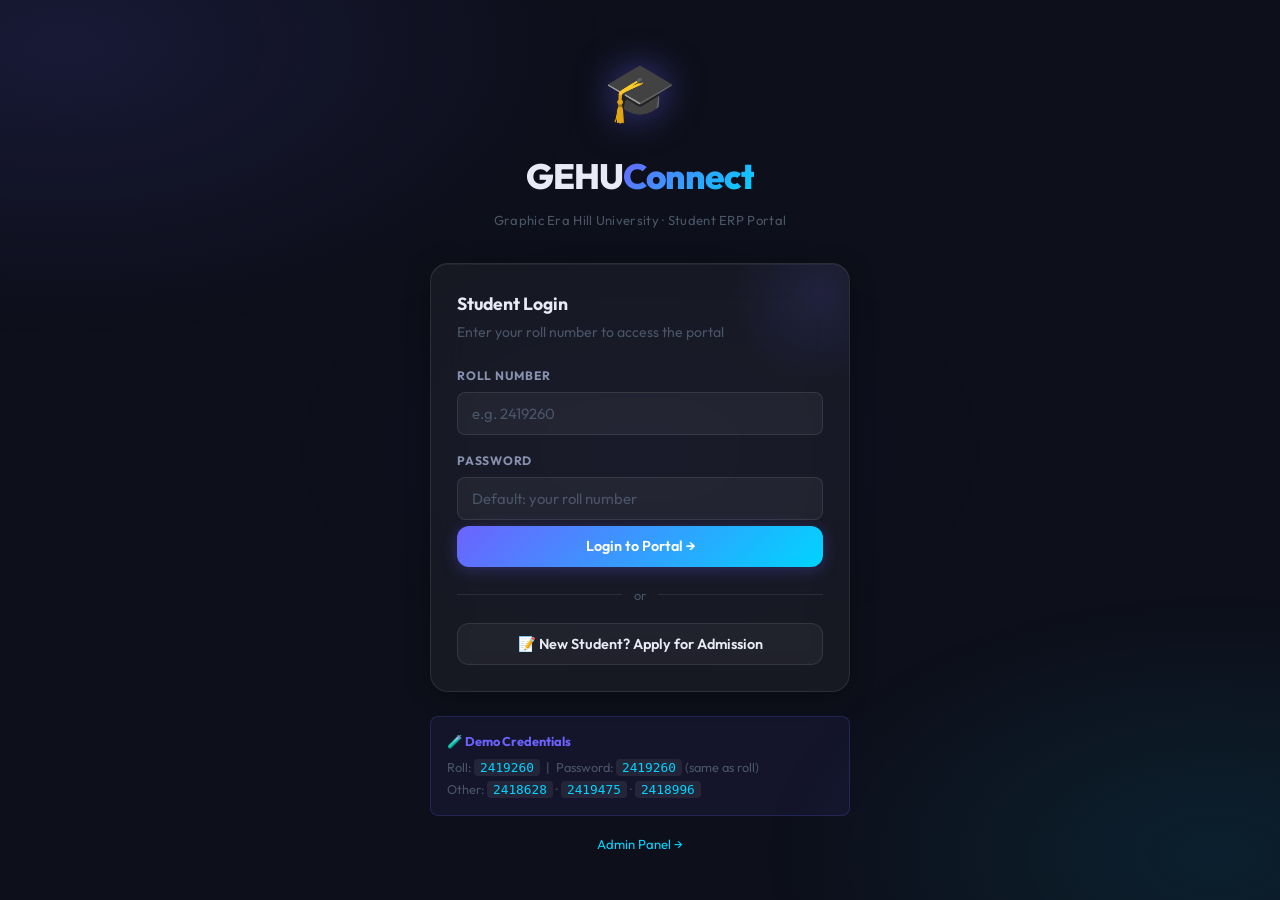
<file: Frontend/HTML/index.html>
<!DOCTYPE html>
<html lang="en">
<head>
  <meta charset="UTF-8" />
  <meta name="viewport" content="width=device-width, initial-scale=1.0" />
  <title>GEHU Connect — Student Login</title>
  <meta name="description" content="Login to GEHU Connect student portal. Access attendance, assignments, notices and clubs." />
  <link rel="stylesheet" href="../CSS/global.css" />
  <style>
    body {
      display: flex;
      flex-direction: column;
      justify-content: center;
      align-items: center;
      min-height: 100vh;
      padding: 24px;
    }

    .login-wrapper {
      width: 100%;
      max-width: 420px;
      animation: fadeUp 0.55s ease both;
    }

    /* ── Univ branding ── */
    .univ-brand {
      text-align: center;
      margin-bottom: 32px;
    }
    .brand-icon {
      font-size: 3.6rem;
      display: block;
      margin-bottom: 10px;
      filter: drop-shadow(0 0 18px rgba(108,99,255,0.5));
    }
    .brand-name {
      font-size: 2.2rem;
      font-weight: 800;
      letter-spacing: -1px;
      color: var(--text-primary);
    }
    .brand-name span {
      background: var(--accent-grad);
      -webkit-background-clip: text;
      -webkit-text-fill-color: transparent;
      background-clip: text;
    }
    .brand-sub {
      font-size: 0.82rem;
      color: var(--text-muted);
      margin-top: 6px;
      letter-spacing: 0.3px;
    }

    /* ── Login card ── */
    .login-card {
      position: relative;
      overflow: hidden;
    }
    .login-card::before {
      content: '';
      position: absolute;
      top: -60px; right: -60px;
      width: 180px; height: 180px;
      border-radius: 50%;
      background: radial-gradient(circle, rgba(108,99,255,0.12), transparent 70%);
      pointer-events: none;
    }

    .card-title {
      font-size: 1.1rem;
      font-weight: 700;
      color: var(--text-primary);
      margin-bottom: 22px;
    }
    .card-title span { color: var(--text-muted); font-weight: 400; font-size: 0.88rem; display: block; margin-top: 3px; }

    /* ── Error box ── */
    .err-box {
      display: none;
      background: rgba(255,71,87,0.08);
      border: 1px solid rgba(255,71,87,0.25);
      border-radius: var(--r-sm);
      padding: 11px 14px;
      font-size: 0.86rem;
      color: var(--danger);
      margin-top: 14px;
      animation: fadeUp 0.25s ease;
    }
    .err-box.show { display: block; }

    /* ── Divider ── */
    .or-row {
      display: flex;
      align-items: center;
      gap: 12px;
      color: var(--text-muted);
      font-size: 0.8rem;
      margin: 18px 0;
    }
    .or-row::before, .or-row::after {
      content: ''; flex: 1;
      height: 1px; background: var(--glass-border);
    }

    /* ── Admin link ── */
    .admin-link-row {
      text-align: center;
      margin-top: 18px;
      font-size: 0.82rem;
      color: var(--text-muted);
    }
    .admin-link-row a { color: var(--accent-cyan); text-decoration: none; }
    .admin-link-row a:hover { text-decoration: underline; }

    /* ── Demo hint ── */
    .demo-hint {
      margin-top: 24px;
      padding: 14px 16px;
      background: rgba(108,99,255,0.07);
      border: 1px solid rgba(108,99,255,0.2);
      border-radius: var(--r-sm);
      font-size: 0.8rem;
      color: var(--text-muted);
      line-height: 1.7;
    }
    .demo-hint strong { color: var(--accent-purple); display: block; margin-bottom: 4px; }
    .demo-hint code {
      background: rgba(255,255,255,0.07);
      padding: 1px 6px;
      border-radius: 4px;
      font-family: monospace;
      color: var(--accent-cyan);
    }

    /* ── Loading state ── */
    #loginBtn.loading .btn-text { display: none; }
    #loginBtn .spinner { display: none; }
    #loginBtn.loading .spinner { display: inline-block; }
  </style>
</head>
<body>

  <div class="login-wrapper">
    <div class="univ-brand">
      <span class="brand-icon">🎓</span>
      <div class="brand-name">GEHU<span>Connect</span></div>
      <div class="brand-sub">Graphic Era Hill University · Student ERP Portal</div>
    </div>

    <div class="card login-card">
      <div class="card-title">
        Student Login
        <span>Enter your roll number to access the portal</span>
      </div>

      <div class="form-group">
        <label class="form-label" for="studentId">Roll Number</label>
        <input type="text" id="studentId" class="form-input"
               placeholder="e.g. 2419260" autocomplete="off" />
      </div>

      <div class="form-group" style="margin-bottom:6px;">
        <label class="form-label" for="password">Password</label>
        <input type="password" id="password" class="form-input"
               placeholder="Default: your roll number" />
      </div>

      <button class="btn btn-primary btn-full" id="loginBtn" onclick="doLogin()">
        <span class="spinner"></span>
        <span class="btn-text">Login to Portal →</span>
      </button>

      <div class="err-box" id="errBox"></div>

      <div class="or-row">or</div>

      <a href="admission_form.html" class="btn btn-ghost btn-full">
        📝 New Student? Apply for Admission
      </a>
    </div>

    <div class="demo-hint">
      <strong>🧪 Demo Credentials</strong>
      Roll: <code>2419260</code> &nbsp;|&nbsp; Password: <code>2419260</code> (same as roll)<br>
      Other: <code>2418628</code> · <code>2419475</code> · <code>2418996</code>
    </div>

    <div class="admin-link-row">
      <a href="admin_login.html">Admin Panel →</a>
    </div>
  </div>

  <script>
    async function doLogin() {
      const id  = document.getElementById('studentId').value.trim();
      const pwd = document.getElementById('password').value.trim();
      const btn = document.getElementById('loginBtn');
      const err = document.getElementById('errBox');

      err.classList.remove('show');
      if (!id) { showErr('Please enter your roll number.'); return; }

      btn.classList.add('loading');
      btn.disabled = true;

      try {
        const url = `http://localhost:5000/login?id=${encodeURIComponent(id)}&password=${encodeURIComponent(pwd || id)}`;
        const res  = await fetch(url);
        const data = await res.json();

        if (data.error) {
          showErr('❌ Invalid roll number or password. Contact admin if you forgot your credentials.');
        } else {
          sessionStorage.setItem('student', JSON.stringify(data));
          window.location.href = 'student_dashboard.html';
        }
      } catch {
        showErr('⚠️ Cannot connect to server. Make sure Flask is running: python app.py');
      } finally {
        btn.classList.remove('loading');
        btn.disabled = false;
      }
    }

    function showErr(msg) {
      const e = document.getElementById('errBox');
      e.textContent = msg;
      e.classList.add('show');
    }

    document.addEventListener('keyup', e => { if (e.key === 'Enter') doLogin(); });
  </script>

</body>
</html>
</file>
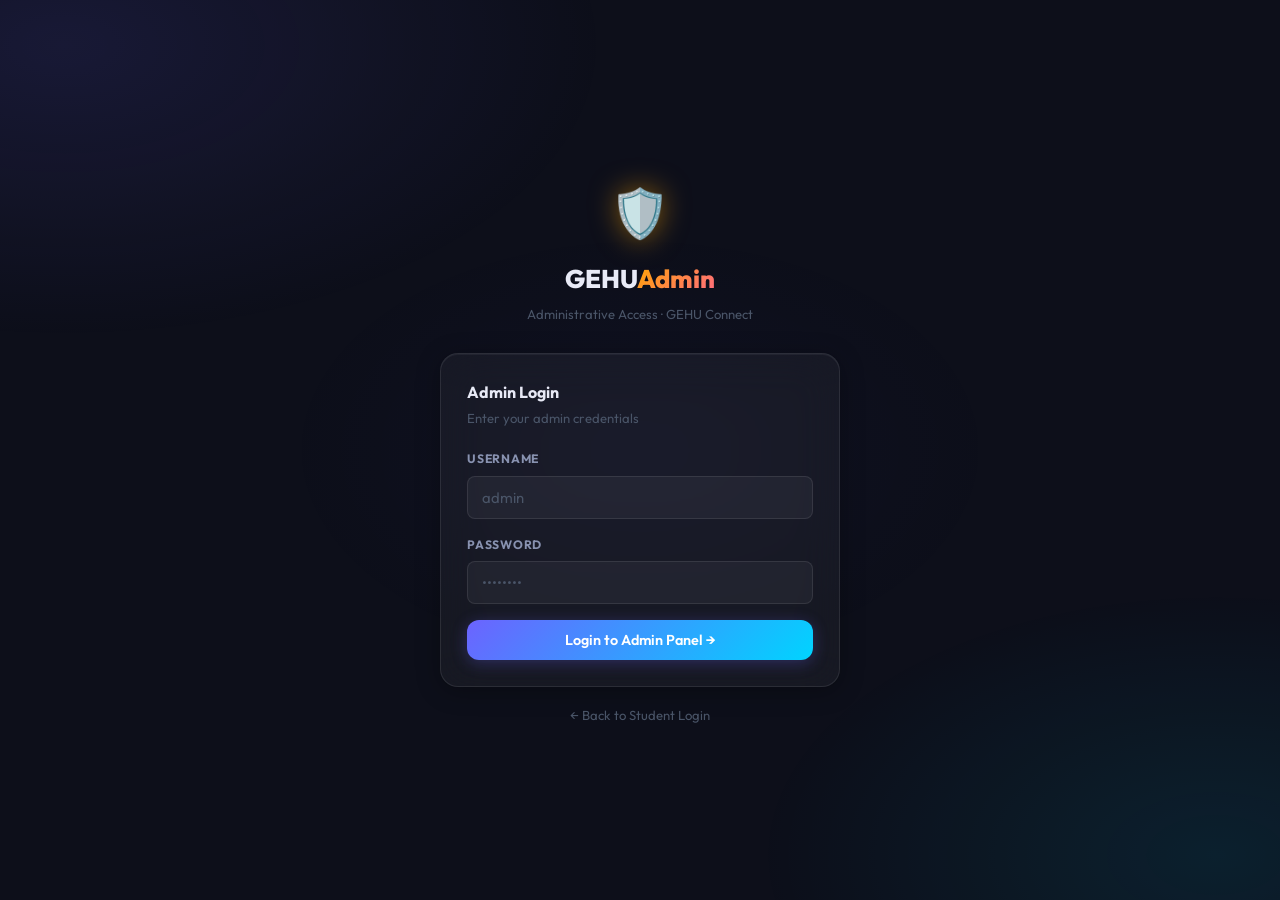
<file: Frontend/HTML/admin_login.html>
<!DOCTYPE html>
<html lang="en">
<head>
  <meta charset="UTF-8" />
  <meta name="viewport" content="width=device-width, initial-scale=1.0" />
  <title>Admin Login — GEHU Connect</title>
  <link rel="stylesheet" href="../CSS/global.css" />
  <style>
    body {
      display: flex;
      flex-direction: column;
      justify-content: center;
      align-items: center;
      min-height: 100vh;
      padding: 24px;
    }
    .login-wrapper { width: 100%; max-width: 400px; animation: fadeUp 0.55s ease both; }
    .brand { text-align: center; margin-bottom: 28px; }
    .brand-icon { font-size: 3rem; display: block; margin-bottom: 8px; filter: drop-shadow(0 0 14px rgba(255,165,2,0.5)); }
    .brand-name { font-size: 1.6rem; font-weight: 800; }
    .brand-name span { background: linear-gradient(135deg,#ffa502,#ff6b81); -webkit-background-clip:text; -webkit-text-fill-color:transparent; background-clip:text; }
    .brand-sub { color: var(--text-muted); font-size: 0.82rem; margin-top: 4px; }
    .err-box { display:none; background:rgba(255,71,87,0.08); border:1px solid rgba(255,71,87,0.25); border-radius:var(--r-sm); padding:11px 14px; font-size:0.86rem; color:var(--danger); margin-top:14px; }
    .err-box.show { display: block; animation: fadeUp 0.25s ease; }
    .back-link { text-align:center; margin-top:18px; font-size:0.82rem; }
    .back-link a { color:var(--text-muted); text-decoration:none; }
    .back-link a:hover { color:var(--text-primary); }
    #loginBtn .spinner { display:none; }
    #loginBtn.loading .spinner { display:inline-block; }
    #loginBtn.loading .btn-text { display:none; }
  </style>
</head>
<body>

  <div class="login-wrapper">
    <div class="brand">
      <span class="brand-icon">🛡️</span>
      <div class="brand-name">GEHU<span>Admin</span></div>
      <div class="brand-sub">Administrative Access · GEHU Connect</div>
    </div>

    <div class="card">
      <div style="font-size:1rem;font-weight:700;margin-bottom:20px;">
        Admin Login
        <span style="display:block;font-size:0.82rem;color:var(--text-muted);font-weight:400;margin-top:3px;">
          Enter your admin credentials
        </span>
      </div>

      <div class="form-group">
        <label class="form-label" for="username">Username</label>
        <input type="text" id="username" class="form-input" placeholder="admin" />
      </div>
      <div class="form-group">
        <label class="form-label" for="password">Password</label>
        <input type="password" id="password" class="form-input" placeholder="••••••••" />
      </div>

      <button class="btn btn-primary btn-full" id="loginBtn" onclick="doAdminLogin()">
        <span class="spinner"></span>
        <span class="btn-text">Login to Admin Panel →</span>
      </button>
      <div class="err-box" id="errBox"></div>
    </div>

    <div class="back-link"><a href="index.html">← Back to Student Login</a></div>
  </div>

  <script>
    async function doAdminLogin() {
      const username = document.getElementById('username').value.trim();
      const password = document.getElementById('password').value.trim();
      const btn      = document.getElementById('loginBtn');
      const err      = document.getElementById('errBox');

      err.classList.remove('show');
      if (!username || !password) {
        err.textContent = 'Please enter both username and password.';
        err.classList.add('show');
        return;
      }

      btn.classList.add('loading');
      btn.disabled = true;

      try {
        const res  = await fetch('/api/admin_login', {
          method: 'POST',
          headers: { 'Content-Type': 'application/json' },
          body: JSON.stringify({ username, password })
        });
        const data = await res.json();
        if (data.success) {
          window.location.href = '/admin.html';
        } else {
          err.textContent = '❌ ' + (data.error || 'Invalid credentials.');
          err.classList.add('show');
        }
      } catch {
        err.textContent = '⚠️ Cannot connect to server.';
        err.classList.add('show');
      } finally {
        btn.classList.remove('loading');
        btn.disabled = false;
      }
    }
    document.addEventListener('keyup', e => { if (e.key === 'Enter') doAdminLogin(); });
  </script>

</body>
</html>
</file>
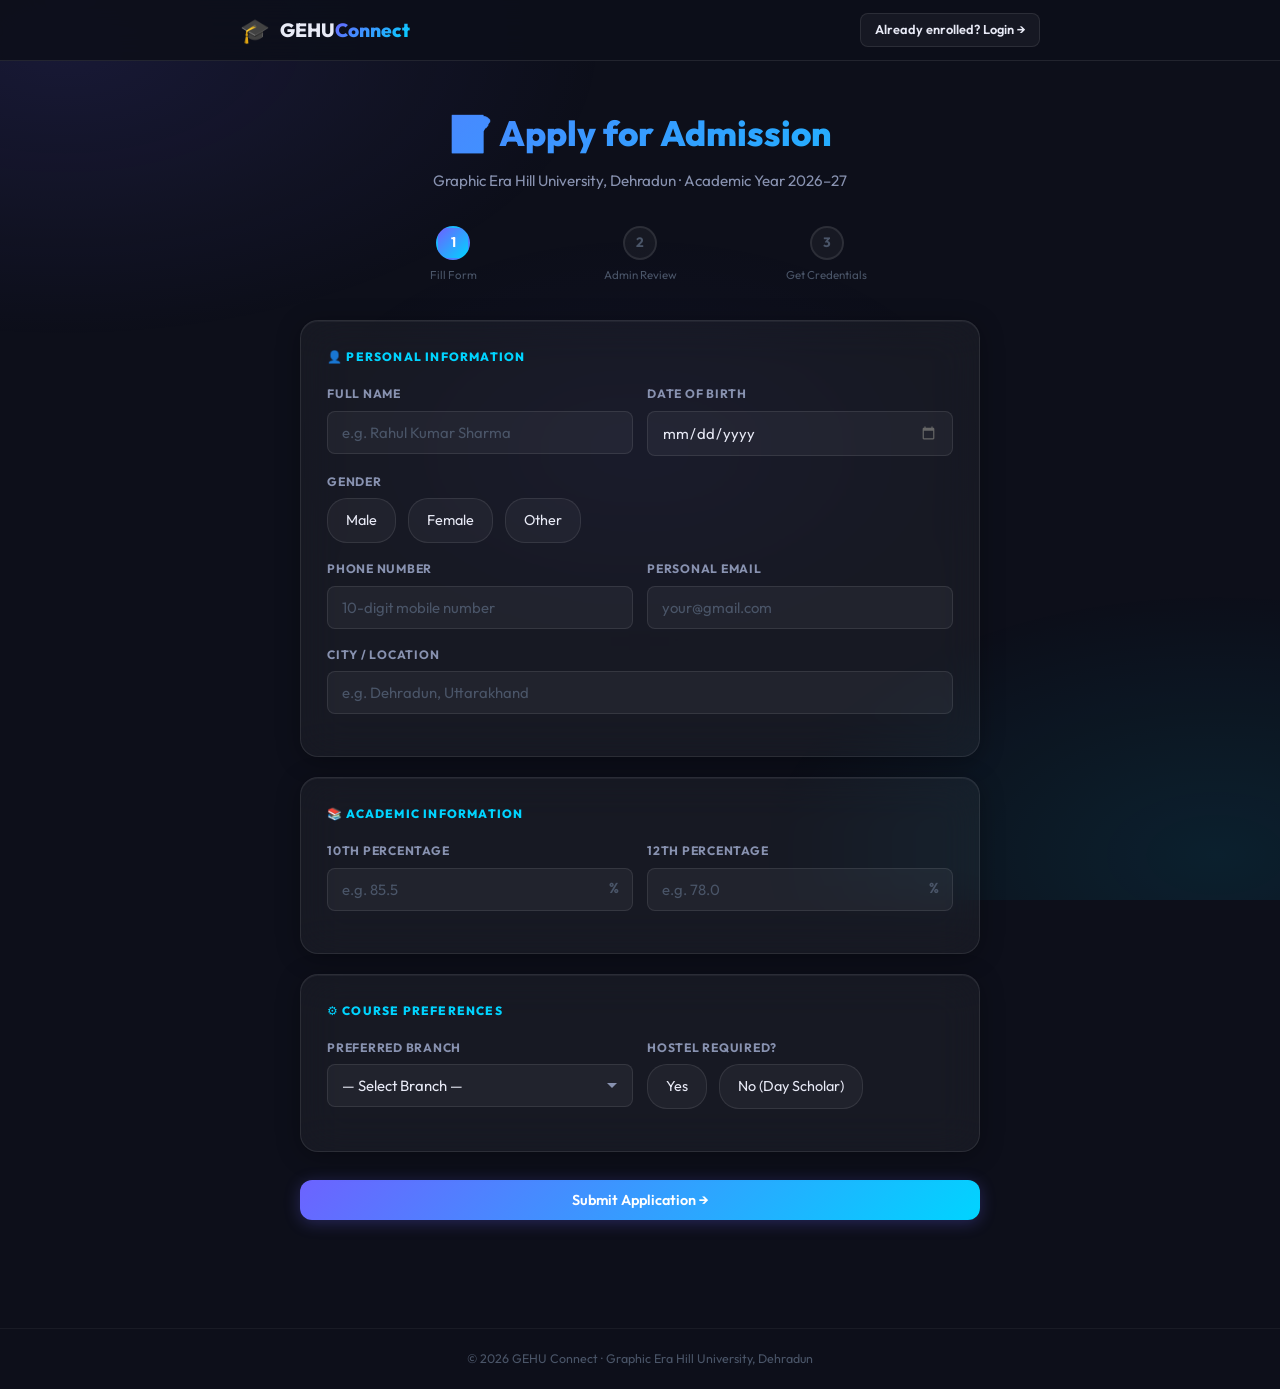
<file: Frontend/HTML/admission_form.html>
<!DOCTYPE html>
<html lang="en">
<head>
  <meta charset="UTF-8" />
  <meta name="viewport" content="width=device-width, initial-scale=1.0" />
  <title>Apply for Admission — GEHU Connect</title>
  <meta name="description" content="Submit your admission application to Graphic Era Hill University. Get auto-assigned roll number, section, and login credentials." />
  <link rel="stylesheet" href="../CSS/global.css" />
  <style>
    body { padding: 0; }

    /* ── Public header (no auth) ── */
    .pub-header {
      background: rgba(13,15,26,0.9);
      border-bottom: 1px solid var(--glass-border);
      backdrop-filter: blur(20px);
      padding: 0 24px;
    }
    .pub-header-inner {
      max-width: 800px;
      margin: 0 auto;
      height: 60px;
      display: flex;
      align-items: center;
      justify-content: space-between;
    }
    .pub-logo { display:flex; align-items:center; gap:10px; text-decoration:none; }
    .pub-logo-icon { font-size:1.5rem; }
    .pub-logo-text { font-size:1.2rem; font-weight:800; color:var(--text-primary); }
    .pub-logo-accent { background:var(--accent-grad); -webkit-background-clip:text; -webkit-text-fill-color:transparent; background-clip:text; }

    /* ── Hero ── */
    .admission-hero {
      text-align: center;
      padding: 44px 20px 32px;
      position: relative;
      z-index: 1;
    }
    .admission-hero h1 {
      font-size: 2.2rem;
      font-weight: 800;
      background: var(--accent-grad);
      -webkit-background-clip: text;
      -webkit-text-fill-color: transparent;
      background-clip: text;
    }
    .admission-hero p { color: var(--text-secondary); margin-top: 8px; font-size: 0.95rem; }

    /* ── Step pills ── */
    .steps {
      display: flex;
      justify-content: center;
      gap: 0;
      margin: 0 auto 36px;
      max-width: 560px;
      position: relative;
      z-index: 1;
    }
    .step {
      display: flex;
      flex-direction: column;
      align-items: center;
      flex: 1;
    }
    .step-num {
      width: 34px; height: 34px;
      border-radius: 50%;
      background: var(--glass);
      border: 2px solid var(--glass-border);
      display: flex; align-items: center; justify-content: center;
      font-size: 0.85rem; font-weight: 700;
      color: var(--text-muted);
      position: relative; z-index: 2;
    }
    .step.done .step-num { background: var(--accent-grad); border-color: transparent; color: #fff; }
    .step-label { font-size: 0.72rem; color: var(--text-muted); margin-top: 6px; text-align: center; }

    /* ── Form wrapper ── */
    .form-wrap {
      max-width: 720px;
      margin: 0 auto;
      padding: 0 20px 60px;
      position: relative;
      z-index: 1;
    }

    /* ── Section card ── */
    .form-section-card {
      margin-bottom: 20px;
      animation: fadeUp 0.4s ease both;
    }
    .form-section-card:nth-child(2) { animation-delay: 0.08s; }
    .form-section-card:nth-child(3) { animation-delay: 0.16s; }

    .form-section-title {
      font-size: 0.75rem;
      font-weight: 800;
      letter-spacing: 1.2px;
      text-transform: uppercase;
      color: var(--accent-cyan);
      margin-bottom: 18px;
      display: flex;
      align-items: center;
      gap: 8px;
    }

    /* ── Pct input group ── */
    .pct-input-wrap { position: relative; }
    .pct-input-wrap .form-input { padding-right: 36px; }
    .pct-suffix {
      position: absolute;
      right: 14px; top: 50%; transform: translateY(-50%);
      color: var(--text-muted); font-weight: 700; font-size: 0.9rem;
      pointer-events: none;
    }

    /* ── Success screen ── */
    #successScreen {
      display: none;
      text-align: center;
      padding: 60px 20px;
      max-width: 560px;
      margin: 0 auto;
      position: relative;
      z-index: 1;
      animation: fadeUp 0.5s ease;
    }
    .success-icon { font-size: 4rem; display: block; margin-bottom: 16px; }
    #successScreen h2 { font-size: 1.8rem; font-weight: 800; color: var(--success); margin-bottom: 10px; }
    #successScreen p  { color: var(--text-secondary); line-height: 1.7; }
    .app-id-box {
      margin: 24px auto;
      padding: 18px 24px;
      background: rgba(46,213,115,0.08);
      border: 1px solid rgba(46,213,115,0.25);
      border-radius: var(--r-md);
      text-align: center;
    }
    .app-id-box .label { font-size: 0.75rem; text-transform: uppercase; letter-spacing: 1px; color: var(--text-muted); }
    .app-id-box .value { font-size: 1.8rem; font-weight: 800; color: var(--success); margin-top: 4px; }

    .radio-group { display: flex; gap: 12px; flex-wrap: wrap; }
    .radio-pill {
      display: flex; align-items: center; gap: 8px;
      padding: 10px 18px;
      border-radius: 20px;
      border: 1px solid var(--glass-border);
      background: var(--glass);
      cursor: pointer;
      font-size: 0.9rem;
      transition: var(--t-fast);
      user-select: none;
    }
    .radio-pill input { display: none; }
    .radio-pill.selected { background: rgba(108,99,255,0.15); border-color: var(--accent-purple); color: var(--accent-purple); font-weight: 600; }
    .radio-pill:hover { background: var(--glass-light); }
  </style>
</head>
<body>

  <header class="pub-header">
    <div class="pub-header-inner">
      <a href="index.html" class="pub-logo">
        <span class="pub-logo-icon">🎓</span>
        <span class="pub-logo-text">GEHU<span class="pub-logo-accent">Connect</span></span>
      </a>
      <a href="index.html" class="btn btn-ghost btn-sm">Already enrolled? Login →</a>
    </div>
  </header>

  <div class="admission-hero">
    <h1>📝 Apply for Admission</h1>
    <p>Graphic Era Hill University, Dehradun · Academic Year 2026–27</p>
  </div>

  <div class="steps">
    <div class="step done" id="step1">
      <div class="step-num">1</div>
      <div class="step-label">Fill Form</div>
    </div>
    <div class="step" id="step2">
      <div class="step-num">2</div>
      <div class="step-label">Admin Review</div>
    </div>
    <div class="step" id="step3">
      <div class="step-num">3</div>
      <div class="step-label">Get Credentials</div>
    </div>
  </div>

  <!-- Form -->
  <div class="form-wrap" id="formSection">

    <!-- Personal Info -->
    <div class="card form-section-card">
      <div class="form-section-title">👤 Personal Information</div>
      <div class="form-row">
        <div class="form-group">
          <label class="form-label" for="fullName">Full Name</label>
          <input type="text" id="fullName" class="form-input" placeholder="e.g. Rahul Kumar Sharma" />
        </div>
        <div class="form-group">
          <label class="form-label" for="dob">Date of Birth</label>
          <input type="date" id="dob" class="form-input" />
        </div>
      </div>
      <div class="form-group">
        <label class="form-label">Gender</label>
        <div class="radio-group" id="genderGroup">
          <label class="radio-pill" onclick="selectRadio(this,'genderGroup')">
            <input type="radio" name="gender" value="Male" /> Male
          </label>
          <label class="radio-pill" onclick="selectRadio(this,'genderGroup')">
            <input type="radio" name="gender" value="Female" /> Female
          </label>
          <label class="radio-pill" onclick="selectRadio(this,'genderGroup')">
            <input type="radio" name="gender" value="Other" /> Other
          </label>
        </div>
      </div>
      <div class="form-row">
        <div class="form-group">
          <label class="form-label" for="phone">Phone Number</label>
          <input type="tel" id="phone" class="form-input" placeholder="10-digit mobile number" maxlength="10" />
        </div>
        <div class="form-group">
          <label class="form-label" for="email">Personal Email</label>
          <input type="email" id="email" class="form-input" placeholder="your@gmail.com" />
        </div>
      </div>
      <div class="form-group">
        <label class="form-label" for="location">City / Location</label>
        <input type="text" id="location" class="form-input" placeholder="e.g. Dehradun, Uttarakhand" />
      </div>
    </div>

    <!-- Academic Info -->
    <div class="card form-section-card">
      <div class="form-section-title">📚 Academic Information</div>
      <div class="form-row">
        <div class="form-group">
          <label class="form-label" for="tenth">10th Percentage</label>
          <div class="pct-input-wrap">
            <input type="number" id="tenth" class="form-input" placeholder="e.g. 85.5" min="0" max="100" step="0.1" />
            <span class="pct-suffix">%</span>
          </div>
        </div>
        <div class="form-group">
          <label class="form-label" for="twelfth">12th Percentage</label>
          <div class="pct-input-wrap">
            <input type="number" id="twelfth" class="form-input" placeholder="e.g. 78.0" min="0" max="100" step="0.1" />
            <span class="pct-suffix">%</span>
          </div>
        </div>
      </div>
    </div>

    <!-- Preferences -->
    <div class="card form-section-card">
      <div class="form-section-title">⚙️ Course Preferences</div>
      <div class="form-row">
        <div class="form-group">
          <label class="form-label" for="branch">Preferred Branch</label>
          <select id="branch" class="form-select">
            <option value="">— Select Branch —</option>
            <option value="CSE">Computer Science Engineering (CSE)</option>
            <option value="ECE">Electronics & Comm. Engineering (ECE)</option>
            <option value="ME">Mechanical Engineering (ME)</option>
            <option value="Civil">Civil Engineering (Civil)</option>
          </select>
        </div>
        <div class="form-group">
          <label class="form-label">Hostel Required?</label>
          <div class="radio-group" id="hostelGroup">
            <label class="radio-pill" onclick="selectRadio(this,'hostelGroup')">
              <input type="radio" name="hostel" value="Yes" /> Yes
            </label>
            <label class="radio-pill" onclick="selectRadio(this,'hostelGroup')">
              <input type="radio" name="hostel" value="No" /> No (Day Scholar)
            </label>
          </div>
        </div>
      </div>
    </div>

    <div id="formMsg" class="toast"></div>

    <button class="btn btn-primary btn-full" id="submitBtn" onclick="submitForm()" style="margin-top:8px;">
      <span id="submitSpinner" class="spinner" style="display:none;"></span>
      <span id="submitText">Submit Application →</span>
    </button>
  </div>

  <!-- Success Screen -->
  <div id="successScreen">
    <span class="success-icon">🎉</span>
    <h2>Application Submitted!</h2>
    <p>Your application has been received by GEHU Admissions Office.<br>
       The admin will review and approve your application.<br>
       <strong>Once approved, your Roll Number and Login credentials will be assigned automatically.</strong>
    </p>
    <div class="app-id-box">
      <div class="label">Your Application Reference ID</div>
      <div class="value" id="appIdDisplay">#—</div>
    </div>
    <p style="font-size:0.85rem; color:var(--text-muted); margin-top:12px;">
      Keep this reference ID safe. Contact the admissions office if you need a status update.
    </p>
    <a href="index.html" class="btn btn-ghost" style="margin-top:24px;">← Back to Login</a>
  </div>

  <footer class="footer">
    © 2026 GEHU Connect · Graphic Era Hill University, Dehradun
  </footer>

  <script>
    function selectRadio(el, groupId) {
      document.querySelectorAll(`#${groupId} .radio-pill`).forEach(p => p.classList.remove('selected'));
      el.classList.add('selected');
      el.querySelector('input').checked = true;
    }

    function getRadioValue(name) {
      const el = document.querySelector(`input[name="${name}"]:checked`);
      return el ? el.value : '';
    }

    function showMsg(msg, type) {
      const t = document.getElementById('formMsg');
      t.textContent = msg;
      t.className = `toast show ${type}`;
    }

    async function submitForm() {
      const fullName = document.getElementById('fullName').value.trim();
      const dob      = document.getElementById('dob').value;
      const gender   = getRadioValue('gender');
      const phone    = document.getElementById('phone').value.trim();
      const email    = document.getElementById('email').value.trim();
      const location = document.getElementById('location').value.trim();
      const tenth    = document.getElementById('tenth').value;
      const twelfth  = document.getElementById('twelfth').value;
      const branch   = document.getElementById('branch').value;
      const hostel   = getRadioValue('hostel');

      if (!fullName || !dob || !gender || !phone || !email || !location || !tenth || !twelfth || !branch || !hostel) {
        showMsg('⚠️ Please fill all fields before submitting.', 'error');
        return;
      }
      if (phone.length !== 10 || isNaN(phone)) {
        showMsg('⚠️ Enter a valid 10-digit phone number.', 'error');
        return;
      }

      const btn = document.getElementById('submitBtn');
      document.getElementById('submitSpinner').style.display = 'inline-block';
      document.getElementById('submitText').textContent = 'Submitting…';
      btn.disabled = true;

      try {
        const res  = await fetch('http://localhost:5000/submit_admission', {
          method: 'POST',
          headers: { 'Content-Type': 'application/json' },
          body: JSON.stringify({
            full_name: fullName, dob, gender,
            personal_email: email, phone, location,
            tenth_pct: parseFloat(tenth), twelfth_pct: parseFloat(twelfth),
            preferred_branch: branch, hostel_required: hostel
          })
        });
        const data = await res.json();
        if (data.success) {
          document.getElementById('formSection').style.display = 'none';
          document.getElementById('appIdDisplay').textContent = '#' + data.application_id;
          document.getElementById('successScreen').style.display = 'block';
          document.getElementById('step2').classList.add('done');
        } else {
          showMsg('❌ ' + (data.error || 'Submission failed.'), 'error');
          btn.disabled = false;
        }
      } catch {
        showMsg('⚠️ Cannot connect to server. Make sure Flask is running.', 'error');
        btn.disabled = false;
      } finally {
        document.getElementById('submitSpinner').style.display = 'none';
        document.getElementById('submitText').textContent = 'Submit Application →';
      }
    }
  </script>

</body>
</html>
</file>
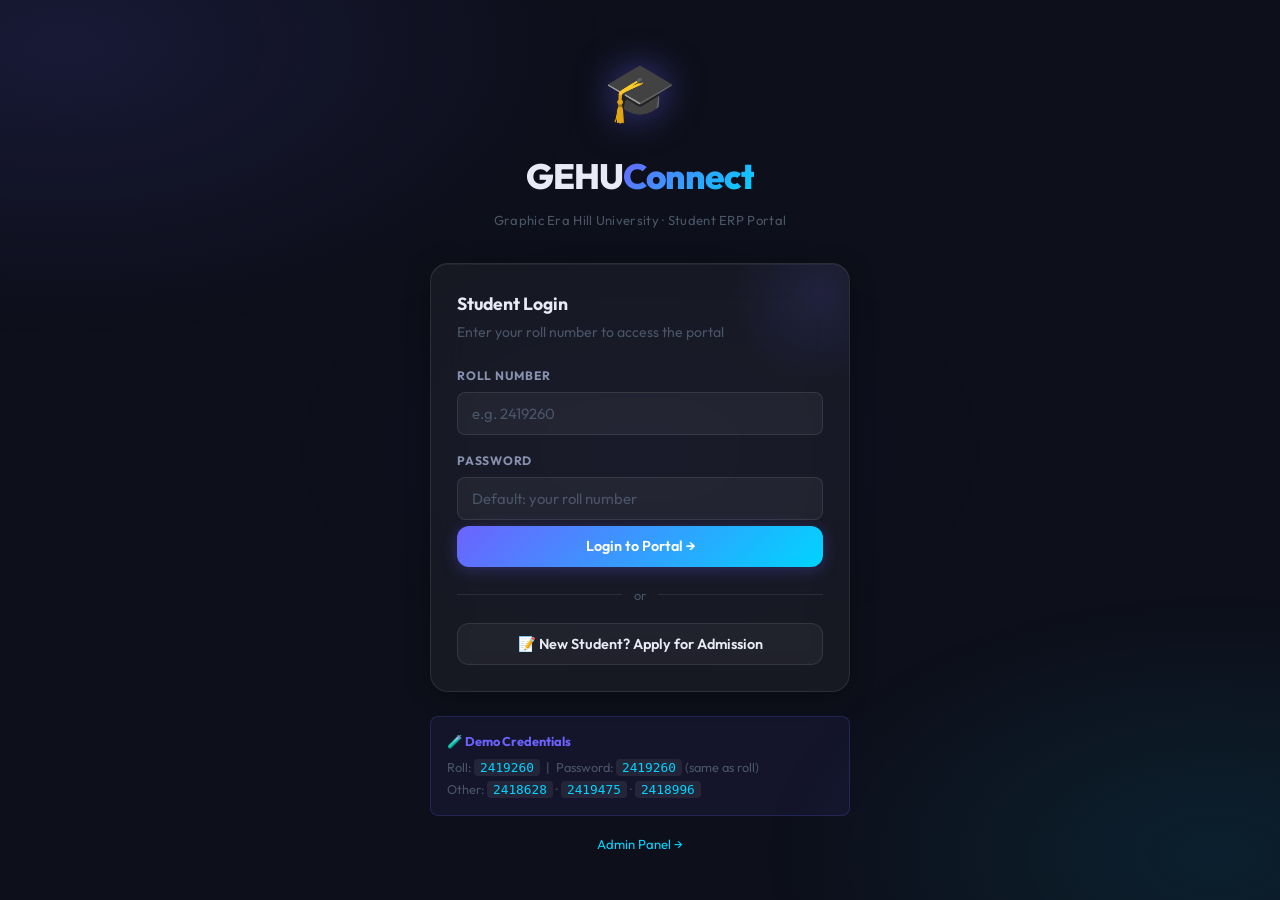
<file: Frontend/HTML/assignments.html>
<!DOCTYPE html>
<html lang="en">
<head>
  <meta charset="UTF-8" />
  <meta name="viewport" content="width=device-width, initial-scale=1.0" />
  <title>Assignments — GEHU Connect</title>
  <link rel="stylesheet" href="../CSS/global.css" />
  <style>
    /* ── Assignment card ── */
    .asgn-card {
      background: var(--glass);
      border: 1px solid var(--glass-border);
      border-radius: var(--r-lg);
      padding: 20px 24px;
      margin-bottom: 14px;
      transition: var(--t);
      animation: fadeUp 0.4s ease both;
      position: relative;
      display: flex;
      align-items: center;
      gap: 18px;
      box-shadow: var(--shadow-sm);
    }
    .asgn-card:hover { background: var(--glass-hover); transform: translateY(-2px); box-shadow: var(--shadow-md); }

    /* Most-urgent: pulsing red glow */
    .asgn-card.urgent-top {
      border-color: rgba(255,71,87,0.4);
      box-shadow: 0 0 0 0 rgba(255,71,87,0.45);
      animation: fadeUp 0.4s ease both, pulse-ring 2s 0.5s infinite;
    }

    .asgn-rank {
      width: 38px; height: 38px;
      border-radius: 50%;
      background: var(--glass-light);
      display: flex; align-items: center; justify-content: center;
      font-weight: 800; font-size: 0.9rem;
      color: var(--text-muted);
      flex-shrink: 0;
    }
    .asgn-rank.top-rank { background: var(--accent-grad); color: #fff; }

    .asgn-body { flex: 1; min-width: 0; }
    .asgn-subject {
      font-size: 0.75rem;
      font-weight: 700;
      text-transform: uppercase;
      letter-spacing: 0.8px;
      color: var(--accent-cyan);
      margin-bottom: 4px;
    }
    .asgn-title {
      font-size: 1rem;
      font-weight: 700;
      color: var(--text-primary);
      white-space: nowrap;
      overflow: hidden;
      text-overflow: ellipsis;
    }
    .asgn-due { font-size: 0.82rem; color: var(--text-muted); margin-top: 4px; }

    /* ── Days left badge ── */
    .days-badge {
      flex-shrink: 0;
      text-align: center;
      min-width: 62px;
    }
    .days-num {
      font-size: 1.4rem;
      font-weight: 800;
      line-height: 1;
    }
    .days-lbl { font-size: 0.68rem; text-transform: uppercase; letter-spacing: 0.5px; color: var(--text-muted); margin-top: 3px; }
    .days-badge.overdue .days-num  { color: var(--danger); }
    .days-badge.critical .days-num { color: var(--danger); }
    .days-badge.soon .days-num     { color: var(--warning); }
    .days-badge.ok .days-num       { color: var(--success); }

    /* ── Urgent label ── */
    .urgent-label {
      position: absolute;
      top: -10px; left: 20px;
      background: var(--danger);
      color: #fff;
      font-size: 0.68rem;
      font-weight: 800;
      padding: 2px 10px;
      border-radius: 10px;
      letter-spacing: 0.5px;
      text-transform: uppercase;
    }
  </style>
</head>
<body>

  <header class="header">
    <div class="header-inner">
      <div class="logo">
        <a href="student_dashboard.html" style="text-decoration:none;display:flex;align-items:center;gap:10px;">
          <span class="logo-icon">🎓</span>
          <span class="logo-text">GEHU<span class="logo-accent">Connect</span></span>
        </a>
      </div>
      <div class="header-right">
        <div class="student-badge">
          <span id="headerName">—</span>
          <span class="roll-pill" id="headerRoll">—</span>
        </div>
        <a href="student_dashboard.html" class="btn btn-ghost btn-sm">← Dashboard</a>
      </div>
    </div>
  </header>

  <main class="page-wrap">
    <div class="page-header">
      <div class="page-title">📝 Assignments</div>
      <div class="page-subtitle">Sorted by nearest due date · Min-Heap (Manisha Bisht — 2419475)</div>
    </div>

    <div id="asgnList">
      <div style="text-align:center;padding:60px 20px;color:var(--text-muted);">
        <div class="spinner" style="width:32px;height:32px;border-width:3px;margin:0 auto 12px;display:block;"></div>
        Loading assignments…
      </div>
    </div>
  </main>

  <footer class="footer">
    © 2026 GEHU Connect · DSA: Min-Heap (Manisha Bisht — 2419475)
  </footer>

  <script>
    const student = JSON.parse(sessionStorage.getItem('student'));
    if (!student) { window.location.href = 'index.html'; }
    else {
      document.getElementById('headerName').textContent = student.name;
      document.getElementById('headerRoll').textContent = student.id;
    }

    function daysLeft(dueDateStr) {
      const today = new Date(); today.setHours(0,0,0,0);
      const due   = new Date(dueDateStr);
      return Math.round((due - today) / (1000 * 60 * 60 * 24));
    }

    fetch(`http://localhost:5000/assignments?id=${student.id}`)
      .then(r => r.json())
      .then(data => {
        const list = document.getElementById('asgnList');
        list.innerHTML = '';

        if (!Array.isArray(data) || data.length === 0) {
          list.innerHTML = '<div class="empty-state"><span class="empty-icon">🎉</span>No pending assignments!</div>';
          return;
        }

        data.forEach((a, i) => {
          const dl  = daysLeft(a.due_date);
          let dayClass = 'ok';
          let dayText  = `${dl} days`;
          if (dl < 0)       { dayClass = 'overdue';  dayText = 'Overdue!'; }
          else if (dl === 0){ dayClass = 'critical'; dayText = 'Today!'; }
          else if (dl <= 3) { dayClass = 'critical'; }
          else if (dl <= 7) { dayClass = 'soon'; }

          const card = document.createElement('div');
          card.className = `asgn-card${i === 0 ? ' urgent-top' : ''}`;
          card.style.animationDelay = `${i * 0.07}s`;
          card.innerHTML = `
            ${i === 0 ? '<div class="urgent-label">🔥 Most Urgent</div>' : ''}
            <div class="asgn-rank${i === 0 ? ' top-rank' : ''}">${i + 1}</div>
            <div class="asgn-body">
              <div class="asgn-subject">${a.subject}</div>
              <div class="asgn-title">${a.title}</div>
              <div class="asgn-due">📅 Due: ${a.due_date}</div>
            </div>
            <div class="days-badge ${dayClass}">
              <div class="days-num">${dl < 0 ? '⚠' : dl}</div>
              <div class="days-lbl">${dayText}</div>
            </div>
          `;
          list.appendChild(card);
        });
      })
      .catch(() => {
        document.getElementById('asgnList').innerHTML =
          '<p style="color:var(--danger);text-align:center;padding:40px;">⚠️ Failed to load assignments.</p>';
      });
  </script>

</body>
</html>
</file>
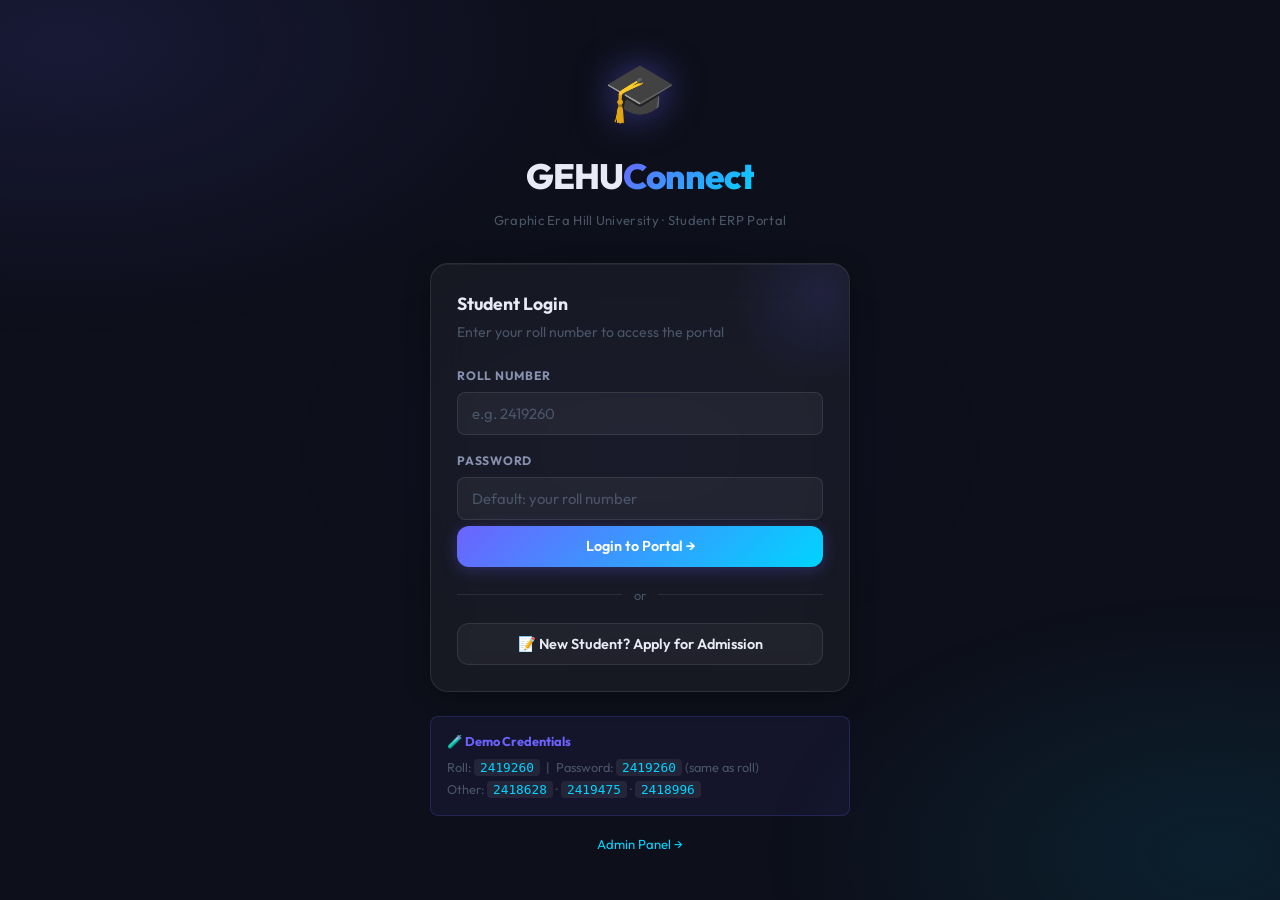
<file: Frontend/HTML/attendance.html>
<!DOCTYPE html>
<html lang="en">
<head>
  <meta charset="UTF-8" />
  <meta name="viewport" content="width=device-width, initial-scale=1.0" />
  <title>Attendance — GEHU Connect</title>
  <link rel="stylesheet" href="../CSS/global.css" />
  <style>
    /* ── Attendance summary bar ── */
    .summary-row {
      display: grid;
      grid-template-columns: repeat(3, 1fr);
      gap: 12px;
      margin-bottom: 26px;
      align-items: stretch;
    }
    .sum-card {
      background: var(--glass);
      border: 1px solid var(--glass-border);
      border-radius: var(--r-md);
      padding: 16px 18px;
      text-align: center;
      display: flex;
      flex-direction: column;
      align-items: center;
      justify-content: center;
      box-shadow: var(--shadow-sm);
    }
    .sum-card .num { font-size: 1.9rem; font-weight: 800; line-height: 1.2; }
    .sum-card .lbl { font-size: 0.73rem; color: var(--text-muted); text-transform: uppercase; letter-spacing: 0.7px; margin-top: 5px; line-height: 1.4; }
    .sum-card.ok     .num { color: var(--success); }
    .sum-card.warn   .num { color: var(--warning); }
    .sum-card.danger .num { color: var(--danger); }

    /* ── Subject card ── */
    .subject-card {
      background: var(--glass);
      border: 1px solid var(--glass-border);
      border-radius: var(--r-lg);
      padding: 20px 22px;
      margin-bottom: 12px;
      transition: var(--t);
      animation: fadeUp 0.4s ease both;
      box-shadow: var(--shadow-sm);
    }
    .subject-card:hover { background: var(--glass-hover); transform: translateY(-1px); box-shadow: var(--shadow-md); }
    .subject-card.low-att {
      border-left: 3px solid var(--danger);
    }

    .subj-row-top {
      display: flex;
      align-items: center;
      justify-content: space-between;
      margin-bottom: 10px;
      gap: 12px;
    }
    .subj-name { font-size: 1rem; font-weight: 700; flex: 1; min-width: 0; }
    .subj-pct  { font-size: 1.45rem; font-weight: 800; flex-shrink: 0; }
    .subj-pct.ok      { color: var(--success); }
    .subj-pct.warning { color: var(--warning); }
    .subj-pct.danger  { color: var(--danger); }

    /* ── Predictor box ── */
    .predictor-box {
      margin-top: 10px;
      padding: 9px 13px;
      border-radius: var(--r-sm);
      font-size: 0.84rem;
      font-weight: 500;
      line-height: 1.5;
    }
    .predictor-box.safe {
      background: rgba(46,213,115,0.08);
      border: 1px solid rgba(46,213,115,0.2);
      color: var(--success);
    }
    .predictor-box.need {
      background: rgba(255,71,87,0.08);
      border: 1px solid rgba(255,71,87,0.2);
      color: var(--danger);
    }
    .predictor-box.border {
      background: rgba(255,165,2,0.08);
      border: 1px solid rgba(255,165,2,0.2);
      color: var(--warning);
    }

    /* ── Empty / loading ── */
    .loading-msg {
      text-align: center;
      padding: 60px 20px;
      color: var(--text-muted);
    }

    @media (max-width: 600px) {
      .summary-row { grid-template-columns: 1fr 1fr; }
    }
  </style>
</head>
<body>

  <header class="header">
    <div class="header-inner">
      <div class="logo">
        <a href="student_dashboard.html" style="text-decoration:none;display:flex;align-items:center;gap:10px;">
          <span class="logo-icon">🎓</span>
          <span class="logo-text">GEHU<span class="logo-accent">Connect</span></span>
        </a>
      </div>
      <div class="header-right">
        <div class="student-badge">
          <span id="headerName">—</span>
          <span class="roll-pill" id="headerRoll">—</span>
        </div>
        <a href="student_dashboard.html" class="btn btn-ghost btn-sm">← Dashboard</a>
      </div>
    </div>
  </header>

  <main class="page-wrap">
    <div class="page-header">
      <div class="page-title">📊 Attendance Report</div>
      <div class="page-subtitle">Subject-wise attendance · Merge Sort (ascending) · 40 classes/semester assumed</div>
    </div>

    <!-- Summary bar -->
    <div class="summary-row" id="summaryRow" style="display:none;">
      <div class="sum-card ok">    <div class="num" id="sumOk">—</div>   <div class="lbl">✅ Safe (≥75%)</div></div>
      <div class="sum-card warn">  <div class="num" id="sumWarn">—</div> <div class="lbl">⚠️ At Risk (60–74%)</div></div>
      <div class="sum-card danger"><div class="num" id="sumDanger">—</div><div class="lbl">🚨 Critical (&lt;60%)</div></div>
    </div>

    <!-- Subjects -->
    <div id="subjectList">
      <div class="loading-msg">
        <div class="spinner" style="width:32px;height:32px;border-width:3px;margin:0 auto 12px;display:block;"></div>
        Loading attendance data…
      </div>
    </div>

  </main>

  <footer class="footer">
    © 2026 GEHU Connect · DSA: Merge Sort (Mohit Chandra Purohit — 2419260)
  </footer>

  <script>
    const student = JSON.parse(sessionStorage.getItem('student'));
    if (!student) { window.location.href = 'index.html'; }
    else {
      document.getElementById('headerName').textContent = student.name;
      document.getElementById('headerRoll').textContent = student.id;
    }

    fetch(`http://localhost:5000/attendance?id=${student.id}`)
      .then(r => r.json())
      .then(data => {
        const list = document.getElementById('subjectList');
        list.innerHTML = '';

        if (!Array.isArray(data) || data.length === 0) {
          list.innerHTML = '<p style="color:var(--text-muted);text-align:center;padding:40px;">No attendance data found.</p>';
          return;
        }

        // Summary counts
        let ok = 0, warn = 0, crit = 0;
        data.forEach(s => {
          if (s.percentage >= 75) ok++;
          else if (s.percentage >= 60) warn++;
          else crit++;
        });
        document.getElementById('sumOk').textContent     = ok;
        document.getElementById('sumWarn').textContent   = warn;
        document.getElementById('sumDanger').textContent = crit;
        document.getElementById('summaryRow').style.display = 'grid';

        // Render cards
        data.forEach((s, i) => {
          const pct  = parseFloat(s.percentage);
          const lvl  = pct >= 75 ? 'ok' : pct >= 60 ? 'warning' : 'danger';
          const fill = pct >= 75 ? 'success' : pct >= 60 ? 'warning' : 'danger';
          const cn   = parseInt(s.classes_needed) || 0;
          const cm   = parseInt(s.can_miss)       || 0;

          // Predictor text
          let predHtml = '';
          if (pct >= 75) {
            predHtml = `<div class="predictor-box safe">✅ You can miss <strong>${cm}</strong> more class${cm !== 1 ? 'es' : ''} and still stay above 75%</div>`;
          } else if (cn > 0) {
            predHtml = `<div class="predictor-box need">🚨 Need to attend <strong>${cn}</strong> consecutive classes to reach 75%</div>`;
          } else {
            predHtml = `<div class="predictor-box border">⚠️ You are right at the 75% boundary — don't miss any more!</div>`;
          }

          const card = document.createElement('div');
          card.className = `subject-card${s.warning ? ' low-att' : ''}`;
          card.style.animationDelay = `${i * 0.06}s`;
          card.innerHTML = `
            <div class="subj-row-top">
              <div class="subj-name">${s.warning ? '⚠️ ' : ''}${s.subject}</div>
              <div class="subj-pct ${lvl}">${pct.toFixed(1)}%</div>
            </div>
            <div class="progress-bg">
              <div class="progress-fill ${fill}" style="width:${Math.min(pct,100)}%"></div>
            </div>
            ${predHtml}
          `;
          list.appendChild(card);
        });
      })
      .catch(() => {
        document.getElementById('subjectList').innerHTML =
          '<p style="color:var(--danger);text-align:center;padding:40px;">⚠️ Failed to load attendance. Is the server running?</p>';
      });
  </script>

</body>
</html>
</file>
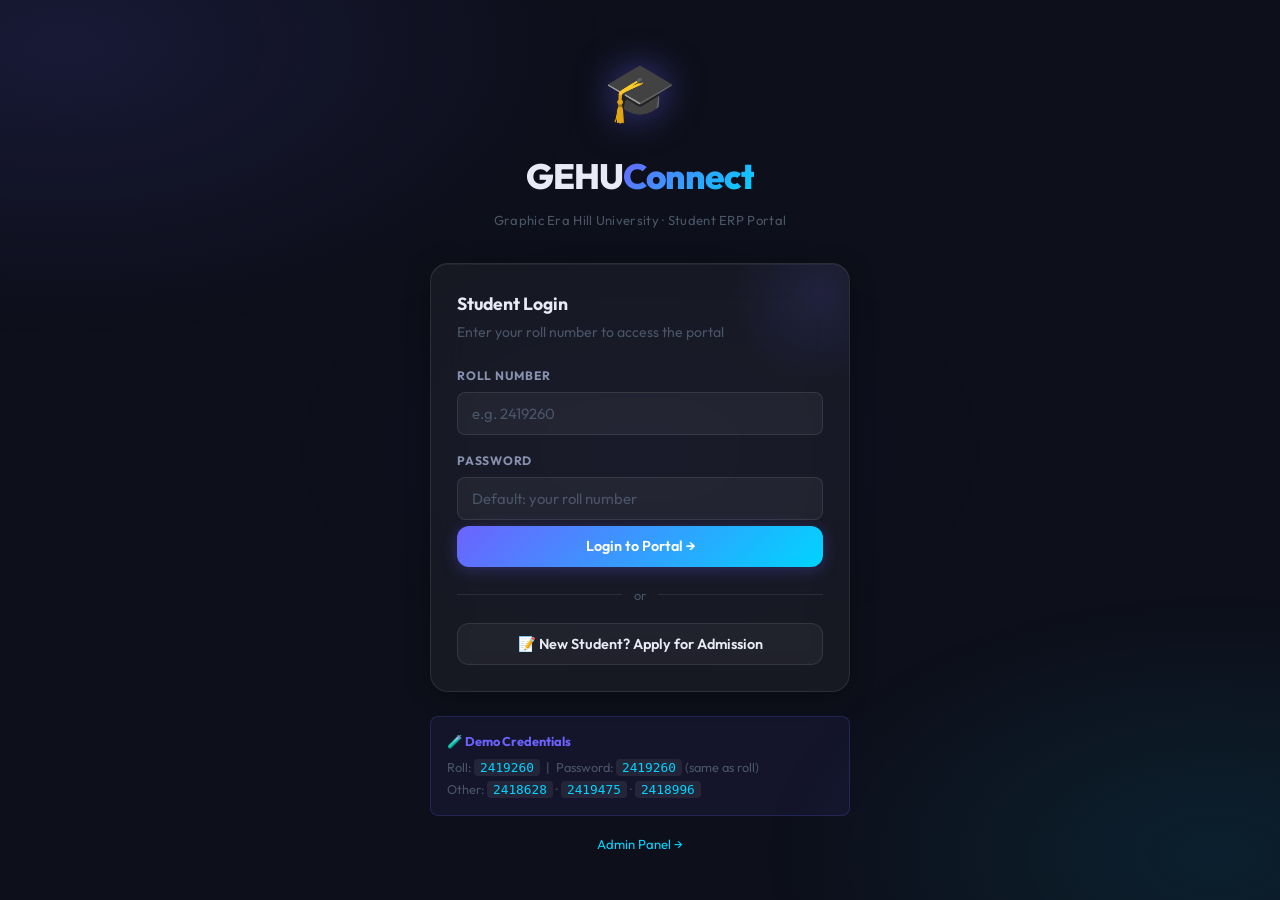
<file: Frontend/HTML/clubs.html>
<!DOCTYPE html>
<html lang="en">
<head>
  <meta charset="UTF-8" />
  <meta name="viewport" content="width=device-width, initial-scale=1.0" />
  <title>Clubs & Societies — GEHU Connect</title>
  <link rel="stylesheet" href="../CSS/global.css" />
  <style>
    /* ── Search ── */
    .search-wrap { position: relative; margin-bottom: 20px; }
    .search-wrap .form-input { padding-left: 42px; }
    .search-icon { position:absolute; left:14px; top:50%; transform:translateY(-50%); color:var(--text-muted); pointer-events:none; }

    /* ── Clubs grid ── */
    .clubs-grid {
      display: grid;
      grid-template-columns: repeat(2, 1fr);
      gap: 16px;
      align-items: stretch;
    }

    /* ── Club card ── */
    .club-card {
      background: var(--glass);
      border: 1px solid var(--glass-border);
      border-radius: var(--r-lg);
      padding: 22px;
      transition: var(--t);
      animation: fadeUp 0.4s ease both;
      display: flex;
      flex-direction: column;
      gap: 10px;
      box-shadow: var(--shadow-sm);
    }
    .club-card:hover { background: var(--glass-hover); transform: translateY(-3px); box-shadow: var(--shadow-lg); }
    .club-card.is-full { opacity: 0.62; }

    .club-top { display: flex; justify-content: space-between; align-items: flex-start; }
    .club-name { font-size: 1.05rem; font-weight: 700; color: var(--text-primary); }
    .club-cat  { font-size: 0.72rem; font-weight: 700; text-transform: uppercase; letter-spacing: 0.6px; color: var(--text-muted); margin-top: 3px; }

    .club-desc { font-size: 0.84rem; color: var(--text-secondary); line-height: 1.5; }

    .club-meta {
      display: flex;
      gap: 10px;
      flex-wrap: wrap;
      font-size: 0.8rem;
      color: var(--text-muted);
    }
    .club-meta span { display: flex; align-items: center; gap: 4px; }

    /* ── Seats bar ── */
    .seats-row { display: flex; align-items: center; gap: 10px; }
    .seats-bar-bg {
      flex: 1;
      height: 5px;
      background: rgba(255,255,255,0.08);
      border-radius: 10px;
      overflow: hidden;
    }
    .seats-bar-fill { height: 100%; border-radius: 10px; transition: width 0.8s; }
    .seats-bar-fill.open     { background: linear-gradient(90deg,#2ed573,#7bed9f); }
    .seats-bar-fill.limited  { background: linear-gradient(90deg,#ffa502,#ffbe57); }
    .seats-bar-fill.full     { background: linear-gradient(90deg,#ff4757,#ff6b81); }
    .seats-text { font-size: 0.78rem; color: var(--text-muted); white-space: nowrap; }

    /* ── Apply btn row ── */
    .club-actions {
      margin-top: auto;
      padding-top: 4px;
    }

    /* ── Apply Modal ── */
    .modal-club-name { font-size: 1.2rem; font-weight: 700; margin-bottom: 6px; }
    .modal-club-info { color: var(--text-muted); font-size: 0.88rem; margin-bottom: 20px; }

    @media (max-width: 640px) {
      .clubs-grid { grid-template-columns: 1fr; }
    }
  </style>
</head>
<body>

  <header class="header">
    <div class="header-inner">
      <div class="logo">
        <a href="student_dashboard.html" style="text-decoration:none;display:flex;align-items:center;gap:10px;">
          <span class="logo-icon">🎓</span>
          <span class="logo-text">GEHU<span class="logo-accent">Connect</span></span>
        </a>
      </div>
      <div class="header-right">
        <div class="student-badge">
          <span id="headerName">—</span>
          <span class="roll-pill" id="headerRoll">—</span>
        </div>
        <a href="student_dashboard.html" class="btn btn-ghost btn-sm">← Dashboard</a>
      </div>
    </div>
  </header>

  <main class="page-wrap">
    <div class="page-header">
      <div class="page-title">🎭 Clubs & Societies</div>
      <div class="page-subtitle">Browse active clubs · Check vacancies · Apply to join</div>
    </div>

    <!-- Search -->
    <div class="search-wrap">
      <span class="search-icon">🔍</span>
      <input type="text" id="searchInput" class="form-input"
             placeholder="Search clubs by name or category…" oninput="applyFilter()" />
    </div>

    <!-- Status filter pills -->
    <div class="pills" id="statusPills">
      <button class="pill active" data-status="all"     onclick="setStatus(this)">All Clubs</button>
      <button class="pill"        data-status="open"    onclick="setStatus(this)">🟢 Open Spots</button>
      <button class="pill"        data-status="limited" onclick="setStatus(this)">🟡 Limited</button>
      <button class="pill"        data-status="full"    onclick="setStatus(this)">🔴 Full</button>
    </div>

    <div class="clubs-grid" id="clubsGrid">
      <div style="text-align:center;padding:60px 20px;color:var(--text-muted);grid-column:1/-1;">
        <div class="spinner" style="width:32px;height:32px;border-width:3px;margin:0 auto 12px;display:block;"></div>
        Loading clubs…
      </div>
    </div>
  </main>

  <!-- Apply Modal -->
  <div class="modal-overlay" id="modalOverlay">
    <div class="modal-box">
      <div class="modal-header">
        <div class="modal-title">Apply to Club</div>
        <button class="modal-close" onclick="closeModal()">✕</button>
      </div>
      <div class="modal-club-name" id="modalClubName">—</div>
      <div class="modal-club-info" id="modalClubInfo">—</div>
      <div class="form-group">
        <label class="form-label">Why do you want to join?</label>
        <textarea id="applyReason" class="form-textarea" placeholder="Briefly describe your interest and what you'd contribute…"></textarea>
      </div>
      <div id="modalMsg" class="toast"></div>
      <div style="display:flex;gap:10px;margin-top:16px;">
        <button class="btn btn-primary" style="flex:1;" onclick="confirmApply()">✅ Submit Application</button>
        <button class="btn btn-ghost"   style="flex:1;" onclick="closeModal()">Cancel</button>
      </div>
    </div>
  </div>

  <footer class="footer">
    © 2026 GEHU Connect · Module: Shyamali — Notices & Clubs
  </footer>

  <script>
    const student = JSON.parse(sessionStorage.getItem('student'));
    if (!student) { window.location.href = 'index.html'; }
    else {
      document.getElementById('headerName').textContent = student.name;
      document.getElementById('headerRoll').textContent = student.id;
    }

    let allClubs    = [];
    let currentSt   = 'all';
    let selectedClub = null;

    fetch('http://localhost:5000/clubs')
      .then(r => r.json())
      .then(data => {
        allClubs = Array.isArray(data) ? data : [];
        renderClubs(allClubs);
      })
      .catch(() => {
        document.getElementById('clubsGrid').innerHTML =
          '<p style="color:var(--danger);text-align:center;padding:40px;grid-column:1/-1;">⚠️ Failed to load clubs.</p>';
      });

    function setStatus(el) {
      document.querySelectorAll('#statusPills .pill').forEach(p => p.classList.remove('active'));
      el.classList.add('active');
      currentSt = el.dataset.status;
      applyFilter();
    }

    function applyFilter() {
      const q = document.getElementById('searchInput').value.toLowerCase();
      let list = allClubs;
      if (currentSt !== 'all') list = list.filter(c => c.status === currentSt);
      if (q) list = list.filter(c =>
        c.name.toLowerCase().includes(q) || c.category.toLowerCase().includes(q)
      );
      renderClubs(list);
    }

    function renderClubs(list) {
      const grid = document.getElementById('clubsGrid');
      grid.innerHTML = '';
      if (!list || list.length === 0) {
        grid.innerHTML = '<div style="text-align:center;padding:60px;color:var(--text-muted);grid-column:1/-1;">📭 No clubs found.</div>';
        return;
      }

      const statusLabel = { open: '🟢 Open', limited: '🟡 Limited', full: '🔴 Full' };
      const statusBadge = { open: 'success', limited: 'warning', full: 'danger' };
      const catEmoji    = { Technical:'⚙️', Creative:'🎨', Social:'🤝', Cultural:'🎵', Sports:'🏆' };

      list.forEach((c, i) => {
        const isFull = c.status === 'full';
        const pct    = Math.min(100, Math.round((c.enrolled / c.capacity) * 100));
        const card   = document.createElement('div');
        card.className = `club-card${isFull ? ' is-full' : ''}`;
        card.style.animationDelay = `${i * 0.07}s`;
        card.innerHTML = `
          <div class="club-top">
            <div>
              <div class="club-name">${catEmoji[c.category] || '🎭'} ${c.name}</div>
              <div class="club-cat">${c.category}</div>
            </div>
            <span class="badge badge-${statusBadge[c.status]}">${statusLabel[c.status]}</span>
          </div>
          <div class="club-desc">${c.description}</div>
          <div class="club-meta">
            <span>👤 ${c.coordinator}</span>
            <span>🪑 ${c.spots_left} spots left</span>
          </div>
          <div class="seats-row">
            <div class="seats-bar-bg">
              <div class="seats-bar-fill ${c.status}" style="width:${pct}%"></div>
            </div>
            <div class="seats-text">${c.enrolled}/${c.capacity}</div>
          </div>
          <div class="club-actions">
            <button class="btn btn-primary btn-full btn-sm" ${isFull ? 'disabled style="opacity:0.4;cursor:not-allowed;"' : ''}
              onclick="${isFull ? '' : `openApply(${JSON.stringify(c).replace(/"/g, '&quot;')})`}">
              ${isFull ? '🔴 Club Full' : '✅ Apply to Join'}
            </button>
          </div>
        `;
        grid.appendChild(card);
      });
    }

    function openApply(club) {
      selectedClub = club;
      document.getElementById('modalClubName').textContent  = club.name;
      document.getElementById('modalClubInfo').textContent  = `${club.category} · Coordinator: ${club.coordinator} · ${club.spots_left} spots left`;
      document.getElementById('applyReason').value = '';
      document.getElementById('modalMsg').className = 'toast';
      document.getElementById('modalOverlay').classList.add('open');
    }

    function closeModal() {
      document.getElementById('modalOverlay').classList.remove('open');
      selectedClub = null;
    }

    function confirmApply() {
      const reason = document.getElementById('applyReason').value.trim();
      const msg    = document.getElementById('modalMsg');
      if (!reason) {
        msg.textContent = '⚠️ Please write a short reason for joining.';
        msg.className   = 'toast show error';
        return;
      }
      // Demo: just show success (no backend club-apply route needed for Phase 3 demo)
      msg.textContent = `✅ Application submitted for ${selectedClub.name}! Admin will review soon.`;
      msg.className   = 'toast show success';
      setTimeout(closeModal, 2200);
    }

    // Close modal on overlay click
    document.getElementById('modalOverlay').addEventListener('click', e => {
      if (e.target === document.getElementById('modalOverlay')) closeModal();
    });
  </script>

</body>
</html>
</file>
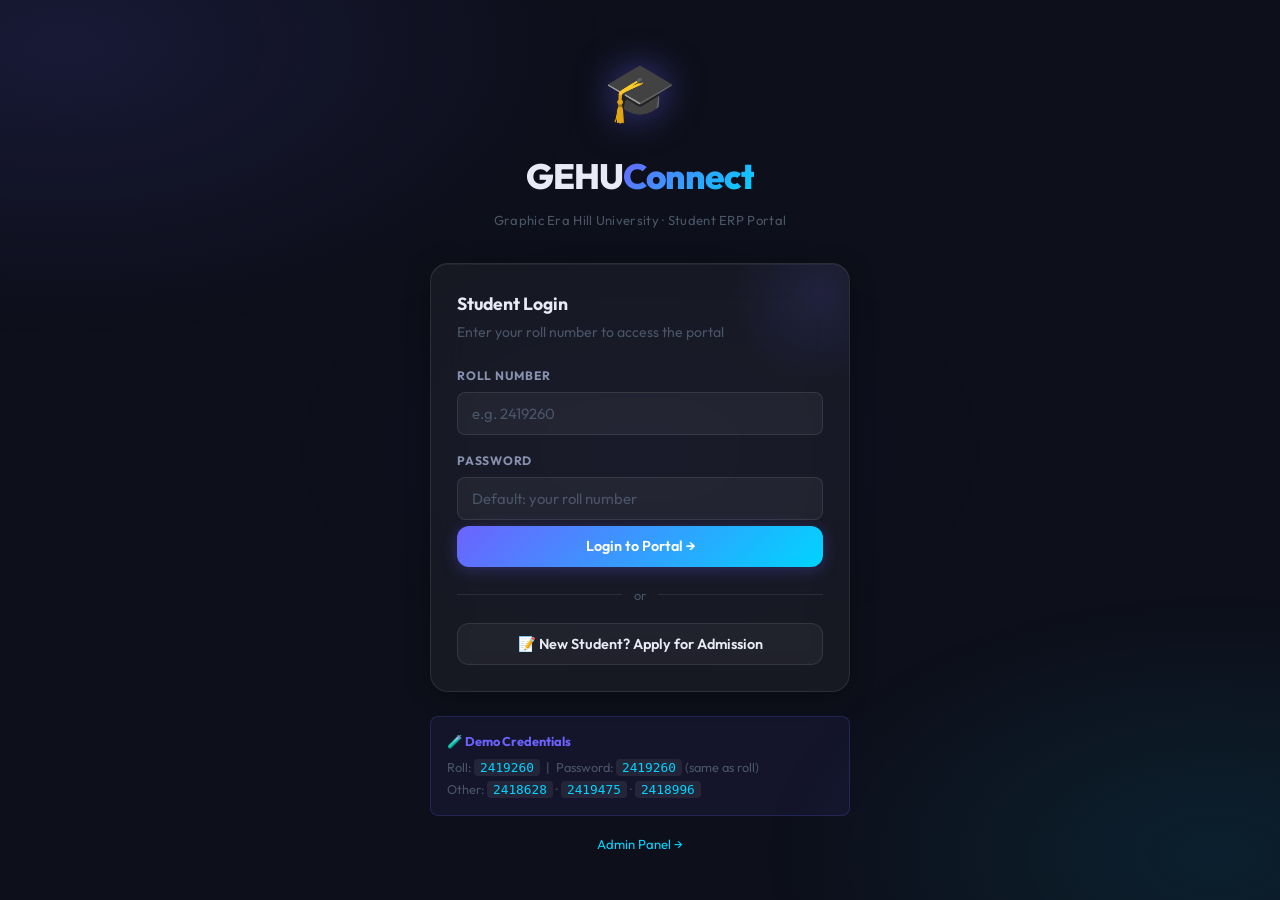
<file: Frontend/HTML/notices.html>
<!DOCTYPE html>
<html lang="en">
<head>
  <meta charset="UTF-8" />
  <meta name="viewport" content="width=device-width, initial-scale=1.0" />
  <title>Notices — GEHU Connect</title>
  <link rel="stylesheet" href="../CSS/global.css" />
  <style>
    /* ── Notice card ── */
    .notice-card {
      background: var(--glass);
      border: 1px solid var(--glass-border);
      border-radius: var(--r-lg);
      padding: 20px 22px;
      margin-bottom: 12px;
      transition: var(--t);
      animation: fadeUp 0.4s ease both;
      display: flex;
      gap: 16px;
      align-items: flex-start;
      box-shadow: var(--shadow-sm);
    }
    .notice-card:hover { background: var(--glass-hover); transform: translateY(-1px); box-shadow: var(--shadow-md); }
    .notice-card.is-urgent {
      border-left: 3px solid var(--danger);
    }

    .notice-dot {
      width: 10px; height: 10px;
      border-radius: 50%;
      margin-top: 5px;
      flex-shrink: 0;
    }
    .notice-dot.urgent { background: var(--danger); box-shadow: 0 0 8px rgba(255,71,87,0.6); animation: pulse-ring 2s infinite; }
    .notice-dot.normal { background: var(--success); }

    .notice-body { flex: 1; min-width: 0; }
    .notice-title { font-size: 0.98rem; font-weight: 600; color: var(--text-primary); margin-bottom: 8px; }
    .notice-meta  { display: flex; align-items: center; gap: 8px; flex-wrap: wrap; }
    .notice-date  { font-size: 0.78rem; color: var(--text-muted); }

    /* ── Search box ── */
    .search-wrap {
      position: relative;
      margin-bottom: 20px;
    }
    .search-wrap .form-input { padding-left: 42px; }
    .search-icon {
      position: absolute;
      left: 14px; top: 50%;
      transform: translateY(-50%);
      color: var(--text-muted);
      font-size: 1rem;
      pointer-events: none;
    }

    /* ── Empty state ── */
    .empty-notice {
      text-align: center;
      padding: 50px 20px;
      color: var(--text-muted);
    }
    .empty-notice span { font-size: 2.5rem; display: block; margin-bottom: 10px; }
  </style>
</head>
<body>

  <header class="header">
    <div class="header-inner">
      <div class="logo">
        <a href="student_dashboard.html" style="text-decoration:none;display:flex;align-items:center;gap:10px;">
          <span class="logo-icon">🎓</span>
          <span class="logo-text">GEHU<span class="logo-accent">Connect</span></span>
        </a>
      </div>
      <div class="header-right">
        <div class="student-badge">
          <span id="headerName">—</span>
          <span class="roll-pill" id="headerRoll">—</span>
        </div>
        <a href="student_dashboard.html" class="btn btn-ghost btn-sm">← Dashboard</a>
      </div>
    </div>
  </header>

  <main class="page-wrap">
    <div class="page-header">
      <div class="page-title">📢 Notice Board</div>
      <div class="page-subtitle">University announcements · Trie search (Shyamali Bisht — 2418996)</div>
    </div>

    <!-- Search -->
    <div class="search-wrap">
      <span class="search-icon">🔍</span>
      <input type="text" id="searchInput" class="form-input"
             placeholder="Search notices by title…" oninput="applyFilters()" />
    </div>

    <!-- Category pills -->
    <div class="pills" id="catPills">
      <button class="pill active" data-cat="all"      onclick="setCat(this)">All</button>
      <button class="pill"        data-cat="Fee"      onclick="setCat(this)">💰 Fee</button>
      <button class="pill"        data-cat="Event"    onclick="setCat(this)">🎉 Event</button>
      <button class="pill"        data-cat="Exam"     onclick="setCat(this)">📋 Exam</button>
      <button class="pill"        data-cat="Academic" onclick="setCat(this)">📚 Academic</button>
    </div>

    <div id="noticeList">
      <div style="text-align:center;padding:50px;color:var(--text-muted);">
        <div class="spinner" style="width:32px;height:32px;border-width:3px;margin:0 auto 12px;display:block;"></div>
        Loading notices…
      </div>
    </div>
  </main>

  <footer class="footer">
    © 2026 GEHU Connect · DSA: Trie (Shyamali Bisht — 2418996)
  </footer>

  <script>
    const student = JSON.parse(sessionStorage.getItem('student'));
    if (!student) { window.location.href = 'index.html'; }
    else {
      document.getElementById('headerName').textContent = student.name;
      document.getElementById('headerRoll').textContent = student.id;
    }

    let allNotices   = [];
    let currentCat   = 'all';

    fetch('http://localhost:5000/notices?category=all')
      .then(r => r.json())
      .then(data => {
        allNotices = Array.isArray(data) ? data : [];
        renderNotices(allNotices);
      })
      .catch(() => {
        document.getElementById('noticeList').innerHTML =
          '<p style="color:var(--danger);text-align:center;padding:40px;">⚠️ Failed to load notices.</p>';
      });

    function setCat(el) {
      document.querySelectorAll('#catPills .pill').forEach(p => p.classList.remove('active'));
      el.classList.add('active');
      currentCat = el.dataset.cat;
      applyFilters();
    }

    function applyFilters() {
      const q = document.getElementById('searchInput').value.toLowerCase();
      let list = allNotices;
      if (currentCat !== 'all') list = list.filter(n => n.category === currentCat);
      if (q) list = list.filter(n => n.title.toLowerCase().includes(q));
      renderNotices(list);
    }

    function renderNotices(list) {
      const el = document.getElementById('noticeList');
      el.innerHTML = '';
      if (!list || list.length === 0) {
        el.innerHTML = '<div class="empty-notice"><span>📭</span>No notices found in this category.</div>';
        return;
      }
      // Urgents first
      const sorted = [...list].sort((a,b) => (b.urgency === 'urgent') - (a.urgency === 'urgent'));
      sorted.forEach((n, i) => {
        const isUrgent = n.urgency === 'urgent';
        const catBadgeClass = {Fee:'warning', Event:'info', Exam:'danger', Academic:'cyan'}[n.category] || 'info';
        const card = document.createElement('div');
        card.className = `notice-card${isUrgent ? ' is-urgent' : ''}`;
        card.style.animationDelay = `${i * 0.06}s`;
        card.innerHTML = `
          <div class="notice-dot ${n.urgency}"></div>
          <div class="notice-body">
            <div class="notice-title">${n.title}</div>
            <div class="notice-meta">
              <span class="badge badge-${catBadgeClass}">${n.category}</span>
              ${isUrgent ? '<span class="badge badge-danger">Urgent</span>' : ''}
              <span class="notice-date">📅 ${n.date}</span>
            </div>
          </div>
        `;
        el.appendChild(card);
      });
    }
  </script>

</body>
</html>
</file>
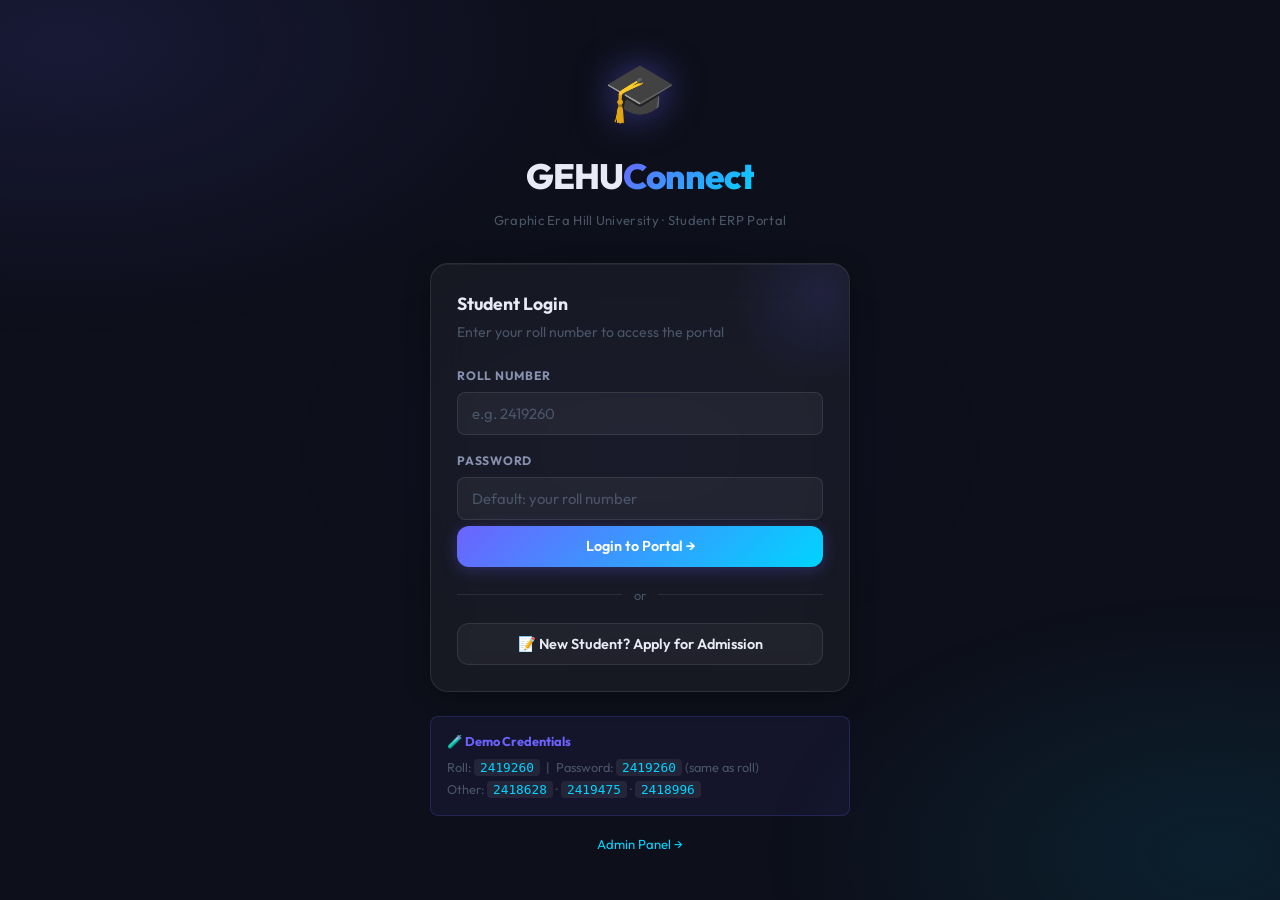
<file: Frontend/HTML/student_dashboard.html>
<!DOCTYPE html>
<html lang="en">
<head>
  <meta charset="UTF-8" />
  <meta name="viewport" content="width=device-width, initial-scale=1.0" />
  <title>Dashboard — GEHU Connect</title>
  <link rel="stylesheet" href="../CSS/global.css" />
  <style>
    /* ── Welcome banner ── */
    .welcome-banner {
      background: var(--glass);
      border: 1px solid var(--glass-border);
      border-radius: var(--r-lg);
      padding: 22px 26px;
      margin-bottom: 26px;
      display: flex;
      align-items: center;
      justify-content: space-between;
      gap: 16px;
      box-shadow: var(--shadow-md);
      animation: fadeUp 0.4s ease both;
    }
    .welcome-text h2 {
      font-size: 1.45rem;
      font-weight: 700;
      background: var(--accent-grad);
      -webkit-background-clip: text;
      -webkit-text-fill-color: transparent;
      background-clip: text;
      line-height: 1.3;
    }
    .welcome-text p { color: var(--text-muted); font-size: 0.84rem; margin-top: 4px; line-height: 1.5; }
    .welcome-avatar {
      width: 52px; height: 52px; min-width: 52px;
      border-radius: 50%;
      background: var(--accent-grad);
      display: flex; align-items: center; justify-content: center;
      font-size: 1.4rem; font-weight: 800;
      color: #fff;
      -webkit-text-fill-color: #fff;
      box-shadow: 0 4px 18px rgba(108,99,255,0.4);
    }

    /* ── Stat cards ── */
    .stats-grid {
      display: grid;
      grid-template-columns: repeat(3, 1fr);
      gap: 12px;
      margin-bottom: 28px;
      align-items: stretch;
    }
    .stat-card {
      background: var(--glass);
      border: 1px solid var(--glass-border);
      border-radius: var(--r-md);
      padding: 18px 18px 16px;
      transition: var(--t);
      animation: fadeUp 0.4s ease both;
      display: flex;
      flex-direction: column;
      gap: 6px;
      box-shadow: var(--shadow-sm);
    }
    .stat-card:nth-child(1) { animation-delay: 0.05s; }
    .stat-card:nth-child(2) { animation-delay: 0.10s; }
    .stat-card:nth-child(3) { animation-delay: 0.15s; }
    .stat-card:nth-child(4) { animation-delay: 0.20s; }
    .stat-card:nth-child(5) { animation-delay: 0.25s; }
    .stat-card:nth-child(6) { animation-delay: 0.30s; }
    .stat-card:hover { background: var(--glass-hover); transform: translateY(-2px); box-shadow: var(--shadow-md); }

    .stat-icon { font-size: 1.25rem; line-height: 1; }
    .stat-label {
      font-size: 0.68rem;
      font-weight: 700;
      text-transform: uppercase;
      letter-spacing: 0.7px;
      color: var(--text-muted);
    }
    .stat-value {
      font-size: 1rem;
      font-weight: 700;
      color: var(--text-primary);
      word-break: break-word;
      line-height: 1.3;
    }
    .stat-value.cgpa-val {
      font-size: 1.55rem;
      font-weight: 800;
      background: var(--accent-grad);
      -webkit-background-clip: text;
      -webkit-text-fill-color: transparent;
      background-clip: text;
    }

    /* ── Module nav cards ── */
    .modules-grid {
      display: grid;
      grid-template-columns: repeat(2, 1fr);
      gap: 13px;
      align-items: stretch;
    }
    .module-card {
      background: var(--glass);
      border: 1px solid var(--glass-border);
      border-radius: var(--r-lg);
      padding: 22px 20px 20px;
      text-decoration: none;
      color: var(--text-primary);
      display: flex;
      flex-direction: column;
      gap: 8px;
      transition: var(--t);
      position: relative;
      overflow: hidden;
      animation: fadeUp 0.4s ease both;
      box-shadow: var(--shadow-sm);
      min-height: 130px;
    }
    .module-card:nth-child(1) { animation-delay: 0.35s; }
    .module-card:nth-child(2) { animation-delay: 0.40s; }
    .module-card:nth-child(3) { animation-delay: 0.45s; }
    .module-card:nth-child(4) { animation-delay: 0.50s; }
    .module-card:hover {
      background: var(--glass-hover);
      transform: translateY(-3px);
      border-color: rgba(255,255,255,0.16);
      box-shadow: var(--shadow-md);
    }
    .module-card::before {
      content: '';
      position: absolute;
      top: 0; left: 0; right: 0;
      height: 2px;
      background: var(--accent-grad);
      opacity: 0;
      transition: var(--t);
    }
    .module-card:hover::before { opacity: 1; }

    .module-icon { font-size: 1.8rem; line-height: 1; }
    .module-name { font-size: 1rem; font-weight: 700; }
    .module-desc { font-size: 0.80rem; color: var(--text-muted); line-height: 1.5; }
    .module-arrow {
      position: absolute;
      right: 18px; bottom: 18px;
      color: var(--text-muted);
      font-size: 1rem;
      transition: var(--t);
    }
    .module-card:hover .module-arrow { color: var(--accent-cyan); transform: translateX(3px); }

    @media (max-width: 900px) {
      .stats-grid { grid-template-columns: repeat(3, 1fr); }
    }
    @media (max-width: 640px) {
      .stats-grid { grid-template-columns: repeat(2, 1fr); }
      .modules-grid { grid-template-columns: 1fr; }
      .welcome-avatar { display: none; }
    }
  </style>
</head>
<body>

  <header class="header">
    <div class="header-inner">
      <div class="logo">
        <span class="logo-icon">🎓</span>
        <span class="logo-text">GEHU<span class="logo-accent">Connect</span></span>
      </div>
      <div class="header-right">
        <div class="student-badge">
          <span id="headerName">Loading…</span>
          <span class="roll-pill" id="headerRoll">—</span>
        </div>
        <button class="btn btn-danger btn-sm" onclick="logout()">Logout</button>
      </div>
    </div>
  </header>

  <main class="page-wrap">

    <!-- Welcome Banner -->
    <div class="welcome-banner">
      <div class="welcome-text">
        <h2 id="welcomeText">Welcome back!</h2>
        <p id="welcomeSub">Loading your dashboard…</p>
      </div>
      <div class="welcome-avatar" id="avatarEl">?</div>
    </div>

    <!-- Stats Grid -->
    <div class="section-title">📋 Your Profile</div>
    <div class="stats-grid" id="statsGrid">
      <div class="stat-card"><div class="stat-icon">👤</div><div class="stat-label">Full Name</div><div class="stat-value" id="s-name">—</div></div>
      <div class="stat-card"><div class="stat-icon">🎓</div><div class="stat-label">Branch</div><div class="stat-value" id="s-branch">—</div></div>
      <div class="stat-card"><div class="stat-icon">⭐</div><div class="stat-label">CGPA</div><div class="stat-value cgpa-val" id="s-cgpa">—</div></div>
      <div class="stat-card"><div class="stat-icon">🏠</div><div class="stat-label">Hostel</div><div class="stat-value" id="s-hostel">—</div></div>
      <div class="stat-card"><div class="stat-icon">🚪</div><div class="stat-label">Room No.</div><div class="stat-value" id="s-room">—</div></div>
      <div class="stat-card"><div class="stat-icon">📱</div><div class="stat-label">Phone</div><div class="stat-value" id="s-phone">—</div></div>
    </div>

    <!-- Module Cards -->
    <div class="section-title" style="margin-top:32px;">🧭 Quick Navigation</div>
    <div class="modules-grid">
      <a href="attendance.html" class="module-card">
        <div class="module-icon">📊</div>
        <div class="module-name">Attendance Tracker</div>
        <div class="module-desc">View subject-wise % · See attendance predictor</div>
        <span class="module-arrow">→</span>
      </a>
      <a href="notices.html" class="module-card">
        <div class="module-icon">📢</div>
        <div class="module-name">Notice Board</div>
        <div class="module-desc">Fee, exam, event & academic notices</div>
        <span class="module-arrow">→</span>
      </a>
      <a href="assignments.html" class="module-card">
        <div class="module-icon">📝</div>
        <div class="module-name">Assignments</div>
        <div class="module-desc">Sorted by nearest due date · Urgent first</div>
        <span class="module-arrow">→</span>
      </a>
      <a href="clubs.html" class="module-card">
        <div class="module-icon">🎭</div>
        <div class="module-name">Clubs & Societies</div>
        <div class="module-desc">Browse clubs · Check vacancies · Apply</div>
        <span class="module-arrow">→</span>
      </a>
    </div>

  </main>

  <footer class="footer">© 2026 GEHU Connect · Graphic Era Hill University, Dehradun</footer>

  <script>
    const student = JSON.parse(sessionStorage.getItem('student'));
    if (!student) { window.location.href = 'index.html'; }
    else {
      const firstName = student.name.split(' ')[0];
      document.getElementById('headerName').textContent = student.name;
      document.getElementById('headerRoll').textContent = student.id;
      document.getElementById('welcomeText').textContent = `Welcome back, ${firstName}! 👋`;
      document.getElementById('welcomeSub').textContent  = `${student.branch} · Roll No. ${student.id} · CGPA ${student.cgpa}`;
      document.getElementById('avatarEl').textContent    = firstName.charAt(0).toUpperCase();
      document.getElementById('s-name').textContent   = student.name;
      document.getElementById('s-branch').textContent = student.branch;
      document.getElementById('s-cgpa').textContent   = student.cgpa;
      document.getElementById('s-hostel').textContent = student.hostel;
      document.getElementById('s-room').textContent   = student.room;
      document.getElementById('s-phone').textContent  = student.phone;
    }
    function logout() {
      sessionStorage.clear();
      window.location.href = 'index.html';
    }
  </script>

</body>
</html>
</file>
<file: Frontend/CSS/global.css>
/* ============================================================
   GEHU CONNECT — GLOBAL DESIGN SYSTEM v3.2 (Phase 3 Final)
   Dark Glassmorphism · Outfit Font · Fully Responsive
   ============================================================ */
@import url('https://fonts.googleapis.com/css2?family=Outfit:wght@300;400;500;600;700;800&display=swap');

/* ── CSS VARIABLES ─────────────────────────────────────────── */
:root {
  --bg-primary:   #0d0f1a;
  --bg-secondary: #12152a;
  --bg-tertiary:  #1a1e35;

  --glass:        rgba(255,255,255,0.042);
  --glass-light:  rgba(255,255,255,0.08);
  --glass-border: rgba(255,255,255,0.09);
  --glass-hover:  rgba(255,255,255,0.065);

  --accent-purple: #6c63ff;
  --accent-cyan:   #00d4ff;
  --accent-grad:   linear-gradient(135deg, #6c63ff 0%, #00d4ff 100%);

  --success: #2ed573;
  --warning: #ffa502;
  --danger:  #ff4757;
  --info:    #1e90ff;

  --text-primary:   #e8eaf6;
  --text-secondary: #8892b0;
  --text-muted:     #4a5568;

  --r-sm: 8px;
  --r-md: 12px;
  --r-lg: 18px;
  --r-xl: 26px;

  --t-fast:   all 0.15s ease;
  --t:        all 0.28s cubic-bezier(0.4,0,0.2,1);
  --t-slow:   all 0.5s  cubic-bezier(0.4,0,0.2,1);

  --shadow-sm: 0 2px 12px rgba(0,0,0,0.25);
  --shadow-md: 0 4px 24px rgba(0,0,0,0.30), inset 0 1px 0 rgba(255,255,255,0.05);
  --shadow-lg: 0 8px 40px rgba(0,0,0,0.40), inset 0 1px 0 rgba(255,255,255,0.07);

  color-scheme: dark;
}

/* ── RESET ─────────────────────────────────────────────────── */
*, *::before, *::after { box-sizing: border-box; margin: 0; padding: 0; }

html {
  scroll-behavior: smooth;
  overflow-x: hidden;
}

body {
  font-family: 'Outfit', 'Segoe UI', system-ui, sans-serif;
  background: var(--bg-primary);
  color: var(--text-primary);
  min-height: 100vh;
  line-height: 1.6;
  overflow-x: hidden;
  -webkit-font-smoothing: antialiased;
  -moz-osx-font-smoothing: grayscale;
}

a { color: inherit; }

/* ── CUSTOM SCROLLBAR ──────────────────────────────────────── */
::-webkit-scrollbar          { width: 6px; height: 6px; }
::-webkit-scrollbar-track    { background: transparent; }
::-webkit-scrollbar-thumb    { background: rgba(255,255,255,0.10); border-radius: 10px; }
::-webkit-scrollbar-thumb:hover { background: rgba(255,255,255,0.20); }

/* ── SELECTION ─────────────────────────────────────────────── */
::selection { background: rgba(108,99,255,0.35); color: var(--text-primary); }

/* ── FOCUS ─────────────────────────────────────────────────── */
:focus-visible {
  outline: 2px solid var(--accent-purple);
  outline-offset: 3px;
  border-radius: var(--r-sm);
}

/* ── AMBIENT BACKGROUND ────────────────────────────────────── */
body::before {
  content: '';
  position: fixed;
  inset: 0;
  background:
    radial-gradient(ellipse 65% 50% at 5%  5%,  rgba(108,99,255,0.12) 0%, transparent 65%),
    radial-gradient(ellipse 55% 45% at 95% 95%, rgba(0,212,255,0.09)  0%, transparent 65%),
    radial-gradient(ellipse 40% 35% at 50% 50%, rgba(108,99,255,0.035) 0%, transparent 70%);
  pointer-events: none;
  z-index: 0;
}

/* Push all real content above the ambient layer */
body > * { position: relative; z-index: 1; }

/* ── GLASS CARD ────────────────────────────────────────────── */
.card {
  background: var(--glass);
  border: 1px solid var(--glass-border);
  border-radius: var(--r-lg);
  backdrop-filter: blur(20px);
  -webkit-backdrop-filter: blur(20px);
  padding: 26px;
  position: relative;
  transition: var(--t);
  box-shadow: var(--shadow-md);
}
.card:hover {
  background: var(--glass-hover);
  box-shadow: var(--shadow-lg);
}
.card-sm { padding: 16px; border-radius: var(--r-md); }

/* ── HEADER ────────────────────────────────────────────────── */
.header {
  background: rgba(13,15,26,0.92);
  border-bottom: 1px solid var(--glass-border);
  backdrop-filter: blur(24px);
  -webkit-backdrop-filter: blur(24px);
  position: sticky;
  top: 0;
  z-index: 200;
  box-shadow: 0 1px 0 rgba(255,255,255,0.04);
}
.header-inner {
  max-width: 1100px;
  margin: 0 auto;
  padding: 0 24px;
  height: 62px;
  display: flex;
  align-items: center;
  justify-content: space-between;
  gap: 12px;
}
.logo {
  display: flex;
  align-items: center;
  gap: 10px;
  text-decoration: none;
  flex-shrink: 0;
}
.logo-icon { font-size: 1.55rem; line-height: 1; }
.logo-text {
  font-size: 1.25rem;
  font-weight: 800;
  color: var(--text-primary);
  letter-spacing: -0.5px;
  white-space: nowrap;
}
.logo-accent {
  background: var(--accent-grad);
  -webkit-background-clip: text;
  -webkit-text-fill-color: transparent;
  background-clip: text;
}
.header-right {
  display: flex;
  align-items: center;
  gap: 12px;
  min-width: 0;
}
.student-badge {
  display: flex;
  align-items: center;
  gap: 8px;
  font-size: 0.87rem;
  color: var(--text-secondary);
  font-weight: 500;
  min-width: 0;
  overflow: hidden;
}
.student-badge span:first-child {
  overflow: hidden;
  text-overflow: ellipsis;
  white-space: nowrap;
}
.roll-pill {
  background: var(--glass-light);
  border: 1px solid var(--glass-border);
  border-radius: 20px;
  padding: 3px 12px;
  font-size: 0.76rem;
  color: var(--accent-cyan);
  font-weight: 700;
  letter-spacing: 0.4px;
  white-space: nowrap;
  flex-shrink: 0;
}

/* ── BUTTONS ───────────────────────────────────────────────── */
.btn {
  display: inline-flex;
  align-items: center;
  justify-content: center;
  gap: 7px;
  padding: 10px 20px;
  border-radius: var(--r-md);
  font-family: 'Outfit', sans-serif;
  font-size: 0.9rem;
  font-weight: 600;
  cursor: pointer;
  border: none;
  transition: var(--t);
  text-decoration: none;
  white-space: nowrap;
  user-select: none;
  vertical-align: middle;
  line-height: 1.4;
  color: var(--text-primary);
}
.btn-primary {
  background: var(--accent-grad);
  color: #fff;
  box-shadow: 0 3px 16px rgba(108,99,255,0.28);
}
.btn-primary:hover {
  transform: translateY(-2px);
  box-shadow: 0 7px 26px rgba(108,99,255,0.48);
}
.btn-primary:active { transform: translateY(0); }

.btn-ghost {
  background: var(--glass);
  border: 1px solid var(--glass-border);
  color: var(--text-primary);
}
.btn-ghost:hover {
  background: var(--glass-light);
  border-color: rgba(255,255,255,0.18);
}

.btn-danger {
  background: rgba(255,71,87,0.10);
  border: 1px solid rgba(255,71,87,0.22);
  color: var(--danger);
}
.btn-danger:hover { background: rgba(255,71,87,0.20); }

.btn-success {
  background: rgba(46,213,115,0.10);
  border: 1px solid rgba(46,213,115,0.22);
  color: var(--success);
}
.btn-success:hover { background: rgba(46,213,115,0.20); }

.btn-sm   { padding: 7px 14px; font-size: 0.8rem; border-radius: var(--r-sm); }
.btn-full { width: 100%; }

button:disabled, .btn:disabled {
  opacity: 0.45;
  cursor: not-allowed;
  transform: none !important;
  box-shadow: none !important;
}

/* ── FORMS ─────────────────────────────────────────────────── */
.form-group { margin-bottom: 16px; }

.form-label {
  display: block;
  font-size: 0.76rem;
  font-weight: 700;
  color: var(--text-secondary);
  margin-bottom: 7px;
  text-transform: uppercase;
  letter-spacing: 0.75px;
}

.form-input, .form-select, .form-textarea {
  width: 100%;
  background: rgba(255,255,255,0.048);
  border: 1px solid var(--glass-border);
  border-radius: var(--r-sm);
  color: var(--text-primary);
  font-family: 'Outfit', sans-serif;
  font-size: 0.93rem;
  padding: 11px 14px;
  transition: var(--t-fast);
  outline: none;
}
.form-input:focus,
.form-select:focus,
.form-textarea:focus {
  border-color: var(--accent-purple);
  box-shadow: 0 0 0 3px rgba(108,99,255,0.16);
  background: rgba(255,255,255,0.068);
}
.form-input::placeholder,
.form-textarea::placeholder { color: var(--text-muted); }

.form-select {
  cursor: pointer;
  appearance: none;
  -webkit-appearance: none;
  background-image: url("data:image/svg+xml,%3Csvg xmlns='http://www.w3.org/2000/svg' width='12' height='8' viewBox='0 0 12 8'%3E%3Cpath fill='%238892b0' d='M1 1l5 5 5-5'/%3E%3C/svg%3E");
  background-repeat: no-repeat;
  background-position: right 14px center;
  padding-right: 38px;
}
.form-select option { background: #1a1e35; color: var(--text-primary); }
.form-textarea { resize: vertical; min-height: 80px; line-height: 1.6; }

/* Date inputs: keep the native picker icon visible */
.form-input[type="date"],
.form-input[type="time"] {
  position: relative;
}
.form-input[type="date"]::-webkit-calendar-picker-indicator,
.form-input[type="time"]::-webkit-calendar-picker-indicator {
  filter: invert(0.6);
  cursor: pointer;
}

.form-row {
  display: grid;
  grid-template-columns: 1fr 1fr;
  gap: 14px;
}

/* ── PAGE LAYOUT ───────────────────────────────────────────── */
.page-wrap {
  max-width: 1060px;
  margin: 0 auto;
  padding: 30px 22px 64px;
}
.page-header { margin-bottom: 26px; }
.page-title {
  font-size: 1.85rem;
  font-weight: 800;
  background: var(--accent-grad);
  -webkit-background-clip: text;
  -webkit-text-fill-color: transparent;
  background-clip: text;
  line-height: 1.25;
}
.page-subtitle {
  color: var(--text-secondary);
  font-size: 0.88rem;
  margin-top: 5px;
  line-height: 1.5;
}

/* ── SECTION TITLE ─────────────────────────────────────────── */
.section-title {
  font-size: 0.73rem;
  font-weight: 700;
  text-transform: uppercase;
  letter-spacing: 1.1px;
  color: var(--text-muted);
  margin-bottom: 13px;
}

/* ── BADGES ────────────────────────────────────────────────── */
.badge {
  display: inline-block;
  padding: 3px 10px;
  border-radius: 20px;
  font-size: 0.70rem;
  font-weight: 700;
  text-transform: uppercase;
  letter-spacing: 0.5px;
  white-space: nowrap;
  line-height: 1.5;
  vertical-align: middle;
}
.badge-success { background: rgba(46,213,115,0.13);  color: var(--success);       border: 1px solid rgba(46,213,115,0.28); }
.badge-warning { background: rgba(255,165,2,0.13);   color: var(--warning);       border: 1px solid rgba(255,165,2,0.28); }
.badge-danger  { background: rgba(255,71,87,0.13);   color: var(--danger);        border: 1px solid rgba(255,71,87,0.28); }
.badge-info    { background: rgba(108,99,255,0.13);  color: var(--accent-purple); border: 1px solid rgba(108,99,255,0.28); }
.badge-cyan    { background: rgba(0,212,255,0.10);   color: var(--accent-cyan);   border: 1px solid rgba(0,212,255,0.22); }

/* ── PROGRESS BAR ──────────────────────────────────────────── */
.progress-bg {
  background: rgba(255,255,255,0.07);
  border-radius: 20px;
  height: 7px;
  overflow: hidden;
}
.progress-fill {
  height: 100%;
  border-radius: 20px;
  transition: width 0.9s cubic-bezier(0.4,0,0.2,1);
  min-width: 4px;
}
.progress-fill.success { background: linear-gradient(90deg,#2ed573,#7bed9f); }
.progress-fill.warning { background: linear-gradient(90deg,#ffa502,#ffbe57); }
.progress-fill.danger  { background: linear-gradient(90deg,#ff4757,#ff6b81); }

/* ── PILLS / FILTER ────────────────────────────────────────── */
.pills {
  display: flex;
  flex-wrap: wrap;
  gap: 8px;
  margin-bottom: 20px;
}
.pill {
  padding: 6px 16px;
  border-radius: 20px;
  font-size: 0.83rem;
  font-weight: 600;
  cursor: pointer;
  border: 1px solid var(--glass-border);
  background: var(--glass);
  color: var(--text-secondary);
  transition: var(--t-fast);
  user-select: none;
  white-space: nowrap;
  font-family: 'Outfit', sans-serif;
}
.pill:hover  { background: var(--glass-light); color: var(--text-primary); border-color: rgba(255,255,255,0.15); }
.pill.active { background: var(--accent-grad); border-color: transparent; color: #fff; }

/* ── GRIDS ─────────────────────────────────────────────────── */
.grid-2 { display: grid; grid-template-columns: repeat(2,1fr); gap: 16px; align-items: stretch; }
.grid-3 { display: grid; grid-template-columns: repeat(3,1fr); gap: 16px; align-items: stretch; }
.grid-4 { display: grid; grid-template-columns: repeat(4,1fr); gap: 16px; align-items: stretch; }

/* ── DIVIDER ───────────────────────────────────────────────── */
.divider { height: 1px; background: var(--glass-border); margin: 22px 0; }

/* ── TOAST ─────────────────────────────────────────────────── */
.toast {
  padding: 11px 16px;
  border-radius: var(--r-sm);
  font-size: 0.87rem;
  font-weight: 500;
  margin-top: 10px;
  display: none;
  animation: fadeUp 0.3s ease;
  line-height: 1.5;
}
.toast.show    { display: block; }
.toast.success { background: rgba(46,213,115,0.09); border: 1px solid rgba(46,213,115,0.24); color: var(--success); }
.toast.error   { background: rgba(255,71,87,0.09);  border: 1px solid rgba(255,71,87,0.24);  color: var(--danger); }
.toast.info    { background: rgba(108,99,255,0.09); border: 1px solid rgba(108,99,255,0.24); color: var(--accent-purple); }
.toast.warning { background: rgba(255,165,2,0.09);  border: 1px solid rgba(255,165,2,0.24);  color: var(--warning); }

/* ── SPINNER ───────────────────────────────────────────────── */
.spinner {
  display: inline-block;
  width: 17px; height: 17px;
  border: 2px solid rgba(255,255,255,0.22);
  border-top-color: #fff;
  border-radius: 50%;
  animation: spin 0.65s linear infinite;
  vertical-align: middle;
  flex-shrink: 0;
}

/* ── EMPTY STATE ───────────────────────────────────────────── */
.empty-state {
  text-align: center;
  padding: 56px 20px;
  color: var(--text-muted);
}
.empty-state .empty-icon { font-size: 3rem; display: block; margin-bottom: 12px; }

/* ── MODAL ─────────────────────────────────────────────────── */
.modal-overlay {
  display: none;
  position: fixed;
  inset: 0;
  background: rgba(4,6,16,0.72);
  backdrop-filter: blur(8px);
  -webkit-backdrop-filter: blur(8px);
  z-index: 500;
  align-items: center;
  justify-content: center;
  padding: 20px;
}
.modal-overlay.open { display: flex; }
.modal-box {
  background: var(--bg-secondary);
  border: 1px solid var(--glass-border);
  border-radius: var(--r-lg);
  padding: 28px;
  width: 100%;
  max-width: 460px;
  box-shadow: 0 24px 60px rgba(0,0,0,0.55);
  animation: scaleIn 0.25s cubic-bezier(0.34,1.56,0.64,1);
}
.modal-header {
  display: flex;
  justify-content: space-between;
  align-items: center;
  margin-bottom: 18px;
}
.modal-title { font-size: 1.05rem; font-weight: 700; }
.modal-close {
  background: none; border: none;
  color: var(--text-muted); font-size: 1.2rem;
  cursor: pointer; padding: 5px 8px;
  border-radius: 6px; line-height: 1;
  transition: var(--t-fast);
}
.modal-close:hover { color: var(--text-primary); background: var(--glass-light); }

/* ── FOOTER ────────────────────────────────────────────────── */
.footer {
  text-align: center;
  padding: 20px 24px;
  color: var(--text-muted);
  font-size: 0.78rem;
  border-top: 1px solid rgba(255,255,255,0.05);
  margin-top: 48px;
  line-height: 1.6;
}

/* ── KEYFRAMES ─────────────────────────────────────────────── */
@keyframes spin    { to { transform: rotate(360deg); } }
@keyframes fadeUp  { from { opacity:0; transform:translateY(16px); } to { opacity:1; transform:none; } }
@keyframes scaleIn { from { opacity:0; transform:scale(0.92); }     to { opacity:1; transform:none; } }
@keyframes pulse-ring {
  0%,100% { box-shadow: 0 0 0 0   rgba(255,71,87,0.45); }
  50%      { box-shadow: 0 0 0 7px rgba(255,71,87,0); }
}
@keyframes glow-cyan {
  0%,100% { box-shadow: 0 0 10px rgba(0,212,255,0.18); }
  50%      { box-shadow: 0 0 22px rgba(0,212,255,0.45); }
}

.fade-up { animation: fadeUp 0.45s ease both; }

/* ── RESPONSIVE ────────────────────────────────────────────── */
@media (max-width: 900px) {
  .page-wrap { padding: 22px 16px 56px; }
  .page-title { font-size: 1.6rem; }
}
@media (max-width: 768px) {
  .header-inner { padding: 0 16px; height: 56px; }
  .grid-2, .grid-3, .grid-4 { grid-template-columns: 1fr; }
  .form-row { grid-template-columns: 1fr; }
  .student-badge .roll-pill { display: none; }
}
@media (max-width: 520px) {
  .logo-text { font-size: 1.08rem; }
  .student-badge { display: none; }
  .btn { padding: 9px 15px; font-size: 0.86rem; }
  .page-title { font-size: 1.35rem; }
}
</file>
